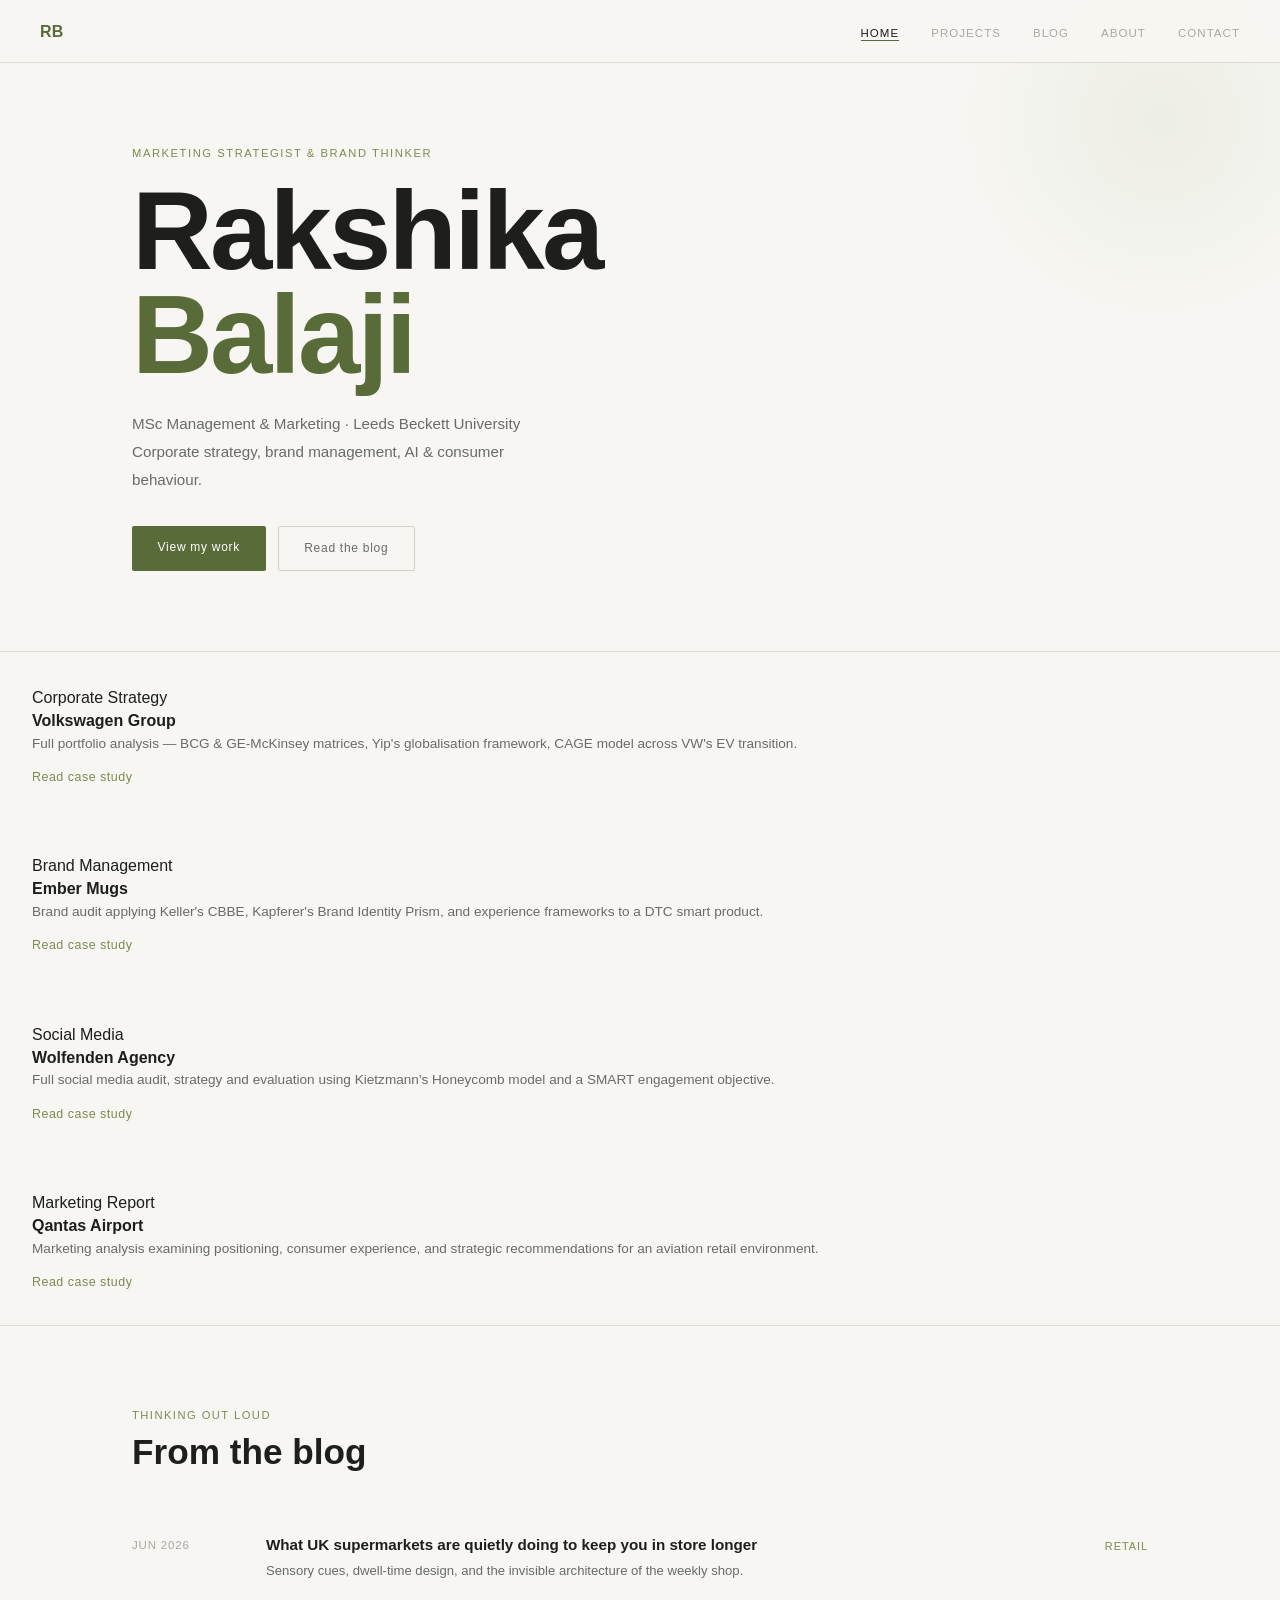
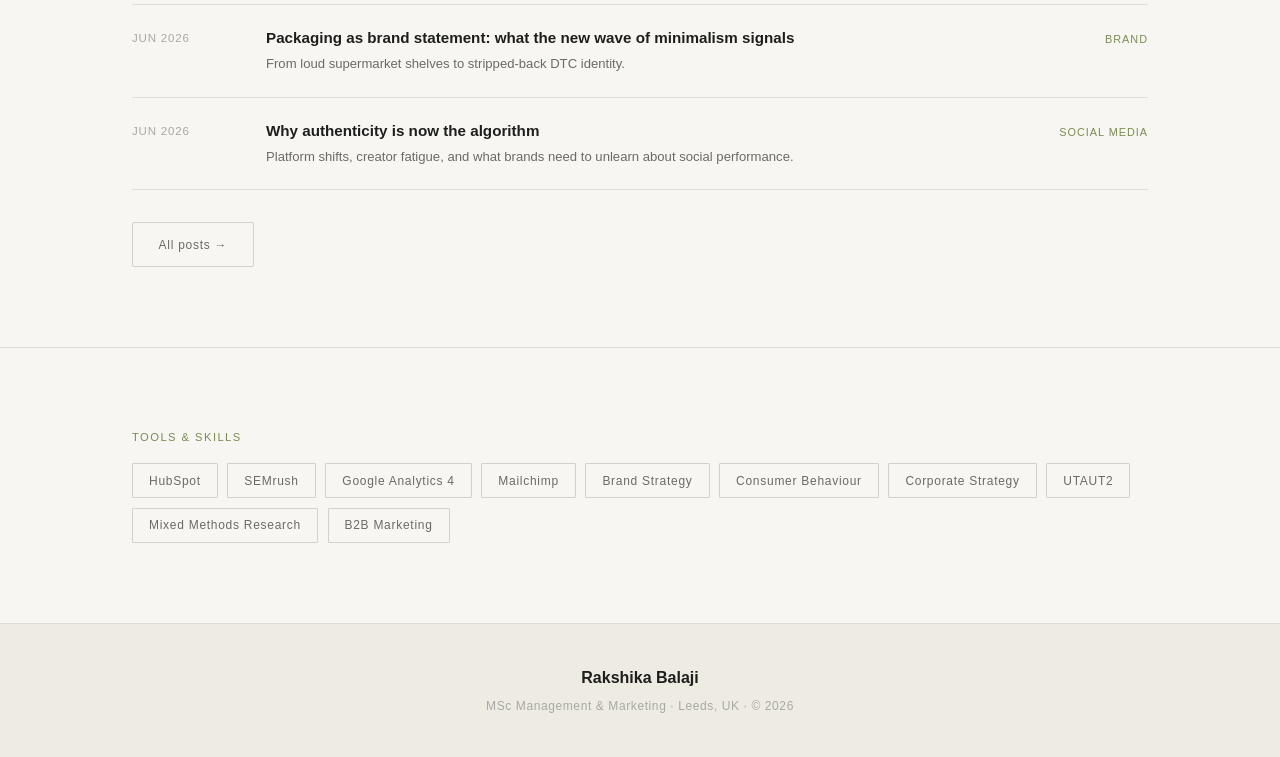
<file: index.html>
<!DOCTYPE html>
<html lang="en">
<head>
  <meta charset="UTF-8" />
  <meta name="viewport" content="width=device-width, initial-scale=1.0" />
  <title>Rakshika Balaji — Marketing Strategist</title>
  <meta name="description" content="Portfolio of Rakshika Balaji — MSc Marketing & Management, brand strategy, corporate strategy, and marketing thought leadership." />
  <link rel="stylesheet" href="assets/css/style.css" />
</head>
<body>

  <nav class="nav">
    <a href="index.html" class="nav-logo">RB</a>
    <ul class="nav-links">
      <li><a href="index.html">Home</a></li>
      <li><a href="projects.html">Projects</a></li>
      <li><a href="blog.html">Blog</a></li>
      <li><a href="about.html">About</a></li>
      <li><a href="contact.html">Contact</a></li>
    </ul>
    <button class="nav-toggle" aria-label="Open menu">&#9776;</button>
  </nav>

  <!-- HERO -->
  <header class="hero">
    <div class="hero-glow"></div>
    <div class="container">
      <p class="hero-eyebrow">Marketing Strategist &amp; Brand Thinker</p>
      <h1 class="hero-title">Rakshika<span>Balaji</span></h1>
      <p class="hero-sub">MSc Management &amp; Marketing · Leeds Beckett University<br>Corporate strategy, brand management, AI &amp; consumer behaviour.</p>
      <div class="hero-cta">
        <a href="projects.html" class="btn btn-primary">View my work</a>
        <a href="blog.html"     class="btn btn-ghost">Read the blog</a>
      </div>
    </div>
  </header>

 <!-- === MASTERS PROJECTS GRID SECTION === -->
<div class="projects-grid">
    
    <!-- Volkswagen Group Card -->
    <div class="project-card">
        <div>
            <div class="tag-badge">Corporate Strategy</div>
            <h3>Volkswagen Group</h3>
            <p>Full portfolio analysis — BCG & GE-McKinsey matrices, Yip's globalisation framework, CAGE model across VW's EV transition.</p>
        </div>
        <a href="Volkswagen.html" class="project-link">Read case study</a>
    </div>

    <!-- Ember Mugs Card (WIRED DIRECTLY TO THE FINAL NOTION PORTFOLIO PAGE) -->
    <div class="project-card">
        <div>
            <div class="tag-badge">Brand Management</div>
            <h3>Ember Mugs</h3>
            <p>Brand audit applying Keller's CBBE, Kapferer's Brand Identity Prism, and experience frameworks to a DTC smart product.</p>
        </div>
        <a href="ember.html" class="project-link">Read case study</a>
    </div>

    <!-- Wolfenden Card -->
    <div class="project-card">
        <div>
            <div class="tag-badge">Social Media</div>
            <h3>Wolfenden Agency</h3>
            <p>Full social media audit, strategy and evaluation using Kietzmann's Honeycomb model and a SMART engagement objective.</p>
        </div>
        <a href="wolfenden.html" class="project-link">Read case study</a>
    </div>

    <!-- Qantas Airport Card -->
    <div class="project-card">
        <div>
            <div class="tag-badge">Marketing Report</div>
            <h3>Qantas Airport</h3>
            <p>Marketing analysis examining positioning, consumer experience, and strategic recommendations for an aviation retail environment.</p>
        </div>
        <a href="qantas.html" class="project-link">Read case study</a>
    </div>
</div>
  <!-- BLOG PREVIEW -->
  <section class="section">
    <div class="container">
      <p class="section-label reveal">Thinking out loud</p>
      <h2 class="section-title reveal delay-1">From the blog</h2>
      <div class="blog-list">
        <a href="blog/retail-trends.html" class="blog-item reveal">
          <div class="blog-date">Jun 2026</div>
          <div>
            <div class="blog-title">What UK supermarkets are quietly doing to keep you in store longer</div>
            <div class="blog-excerpt">Sensory cues, dwell-time design, and the invisible architecture of the weekly shop.</div>
          </div>
          <div class="blog-cat">Retail</div>
        </a>
        <a href="blog/packaging-trends.html" class="blog-item reveal delay-1">
          <div class="blog-date">Jun 2026</div>
          <div>
            <div class="blog-title">Packaging as brand statement: what the new wave of minimalism signals</div>
            <div class="blog-excerpt">From loud supermarket shelves to stripped-back DTC identity.</div>
          </div>
          <div class="blog-cat">Brand</div>
        </a>
        <a href="blog/social-media-trends.html" class="blog-item reveal delay-2">
          <div class="blog-date">Jun 2026</div>
          <div>
            <div class="blog-title">Why authenticity is now the algorithm</div>
            <div class="blog-excerpt">Platform shifts, creator fatigue, and what brands need to unlearn about social performance.</div>
          </div>
          <div class="blog-cat">Social Media</div>
        </a>
      </div>
      <div style="margin-top:2rem;">
        <a href="blog.html" class="btn btn-ghost reveal">All posts →</a>
      </div>
    </div>
  </section>

  <!-- SKILLS -->
  <section class="section">
    <div class="container">
      <p class="section-label reveal">Tools &amp; skills</p>
      <div class="skills-list">
        <span class="reveal">HubSpot</span>
        <span class="reveal delay-1">SEMrush</span>
        <span class="reveal delay-1">Google Analytics 4</span>
        <span class="reveal delay-2">Mailchimp</span>
        <span class="reveal delay-2">Brand Strategy</span>
        <span class="reveal delay-3">Consumer Behaviour</span>
        <span class="reveal delay-3">Corporate Strategy</span>
        <span class="reveal delay-4">UTAUT2</span>
        <span class="reveal delay-4">Mixed Methods Research</span>
        <span class="reveal delay-4">B2B Marketing</span>
      </div>
    </div>
  </section>

  <footer class="footer">
    <div class="container">
      <p class="footer-name">Rakshika Balaji</p>
      <p class="footer-sub">MSc Management &amp; Marketing · Leeds, UK · &copy; 2026</p>
    </div>
  </footer>

  <script src="assets/js/main.js"></script>
</body>
</html>
</file>
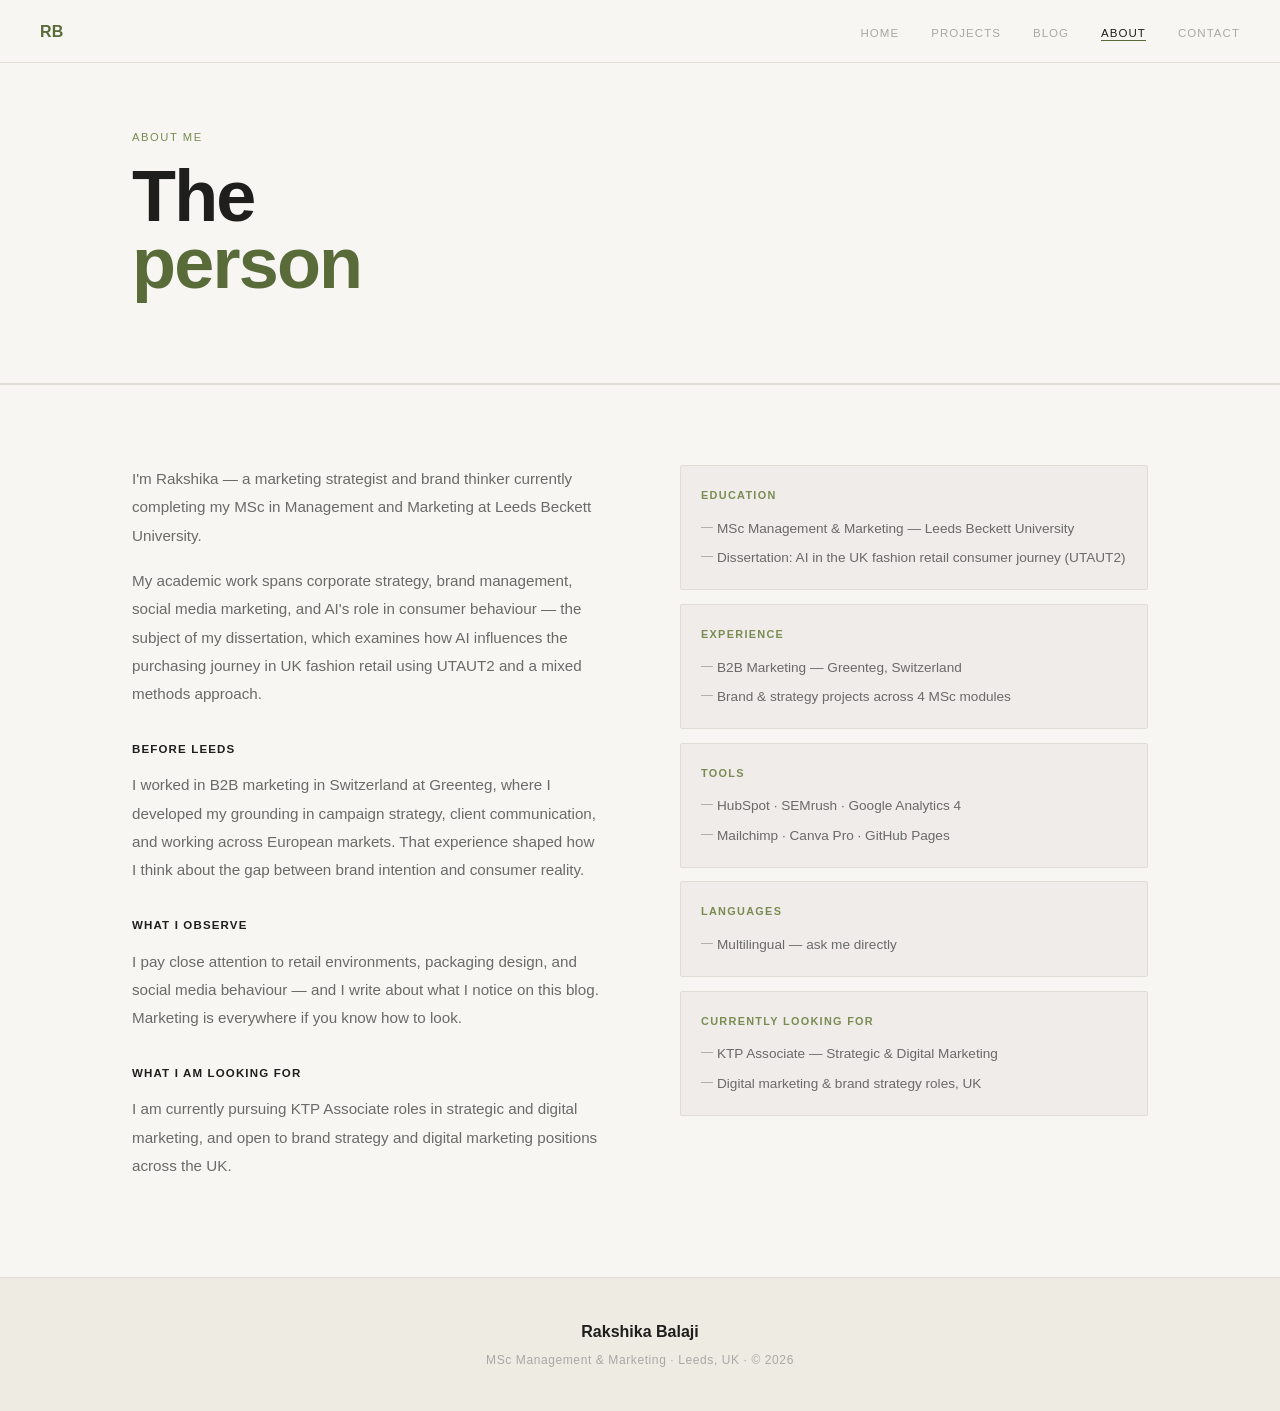
<file: about.html>
<!DOCTYPE html>
<html lang="en">
<head>
  <meta charset="UTF-8" />
  <meta name="viewport" content="width=device-width, initial-scale=1.0" />
  <title>About — Rakshika Balaji</title>
  <meta name="description" content="About Rakshika Balaji — MSc Marketing & Management student, B2B marketing experience in Switzerland, brand strategist and marketing thinker." />
  <link rel="stylesheet" href="assets/css/style.css" />
</head>
<body>

  <nav class="nav">
    <a href="index.html" class="nav-logo">RB</a>
    <ul class="nav-links">
      <li><a href="index.html">Home</a></li>
      <li><a href="projects.html">Projects</a></li>
      <li><a href="blog.html">Blog</a></li>
      <li><a href="about.html">About</a></li>
      <li><a href="contact.html">Contact</a></li>
    </ul>
    <button class="nav-toggle" aria-label="Open menu">&#9776;</button>
  </nav>

  <header class="page-hero">
    <div class="container">
      <p class="hero-eyebrow">About me</p>
      <h1 class="hero-title">The<span>person</span></h1>
    </div>
  </header>

  <section class="section">
    <div class="container">
      <div class="about-grid">

        <div class="about-body reveal-left">
          <p>I'm Rakshika — a marketing strategist and brand thinker currently completing my MSc in Management and Marketing at Leeds Beckett University.</p>
          <p>My academic work spans corporate strategy, brand management, social media marketing, and AI's role in consumer behaviour — the subject of my dissertation, which examines how AI influences the purchasing journey in UK fashion retail using UTAUT2 and a mixed methods approach.</p>

          <h3>Before Leeds</h3>
          <p>I worked in B2B marketing in Switzerland at Greenteg, where I developed my grounding in campaign strategy, client communication, and working across European markets. That experience shaped how I think about the gap between brand intention and consumer reality.</p>

          <h3>What I observe</h3>
          <p>I pay close attention to retail environments, packaging design, and social media behaviour — and I write about what I notice on this blog. Marketing is everywhere if you know how to look.</p>

          <h3>What I am looking for</h3>
          <p>I am currently pursuing KTP Associate roles in strategic and digital marketing, and open to brand strategy and digital marketing positions across the UK.</p>
        </div>

        <div class="reveal-right">
          <div class="sidebar-block">
            <h4>Education</h4>
            <ul>
              <li>MSc Management &amp; Marketing — Leeds Beckett University</li>
              <li>Dissertation: AI in the UK fashion retail consumer journey (UTAUT2)</li>
            </ul>
          </div>
          <div class="sidebar-block">
            <h4>Experience</h4>
            <ul>
              <li>B2B Marketing — Greenteg, Switzerland</li>
              <li>Brand &amp; strategy projects across 4 MSc modules</li>
            </ul>
          </div>
          <div class="sidebar-block">
            <h4>Tools</h4>
            <ul>
              <li>HubSpot · SEMrush · Google Analytics 4</li>
              <li>Mailchimp · Canva Pro · GitHub Pages</li>
            </ul>
          </div>
          <div class="sidebar-block">
            <h4>Languages</h4>
            <ul>
              <li>Multilingual — ask me directly</li>
            </ul>
          </div>
          <div class="sidebar-block">
            <h4>Currently looking for</h4>
            <ul>
              <li>KTP Associate — Strategic &amp; Digital Marketing</li>
              <li>Digital marketing &amp; brand strategy roles, UK</li>
            </ul>
          </div>
        </div>

      </div>
    </div>
  </section>

  <footer class="footer">
    <div class="container">
      <p class="footer-name">Rakshika Balaji</p>
      <p class="footer-sub">MSc Management &amp; Marketing · Leeds, UK · &copy; 2026</p>
    </div>
  </footer>

  <script src="assets/js/main.js"></script>
</body>
</html>
</file>
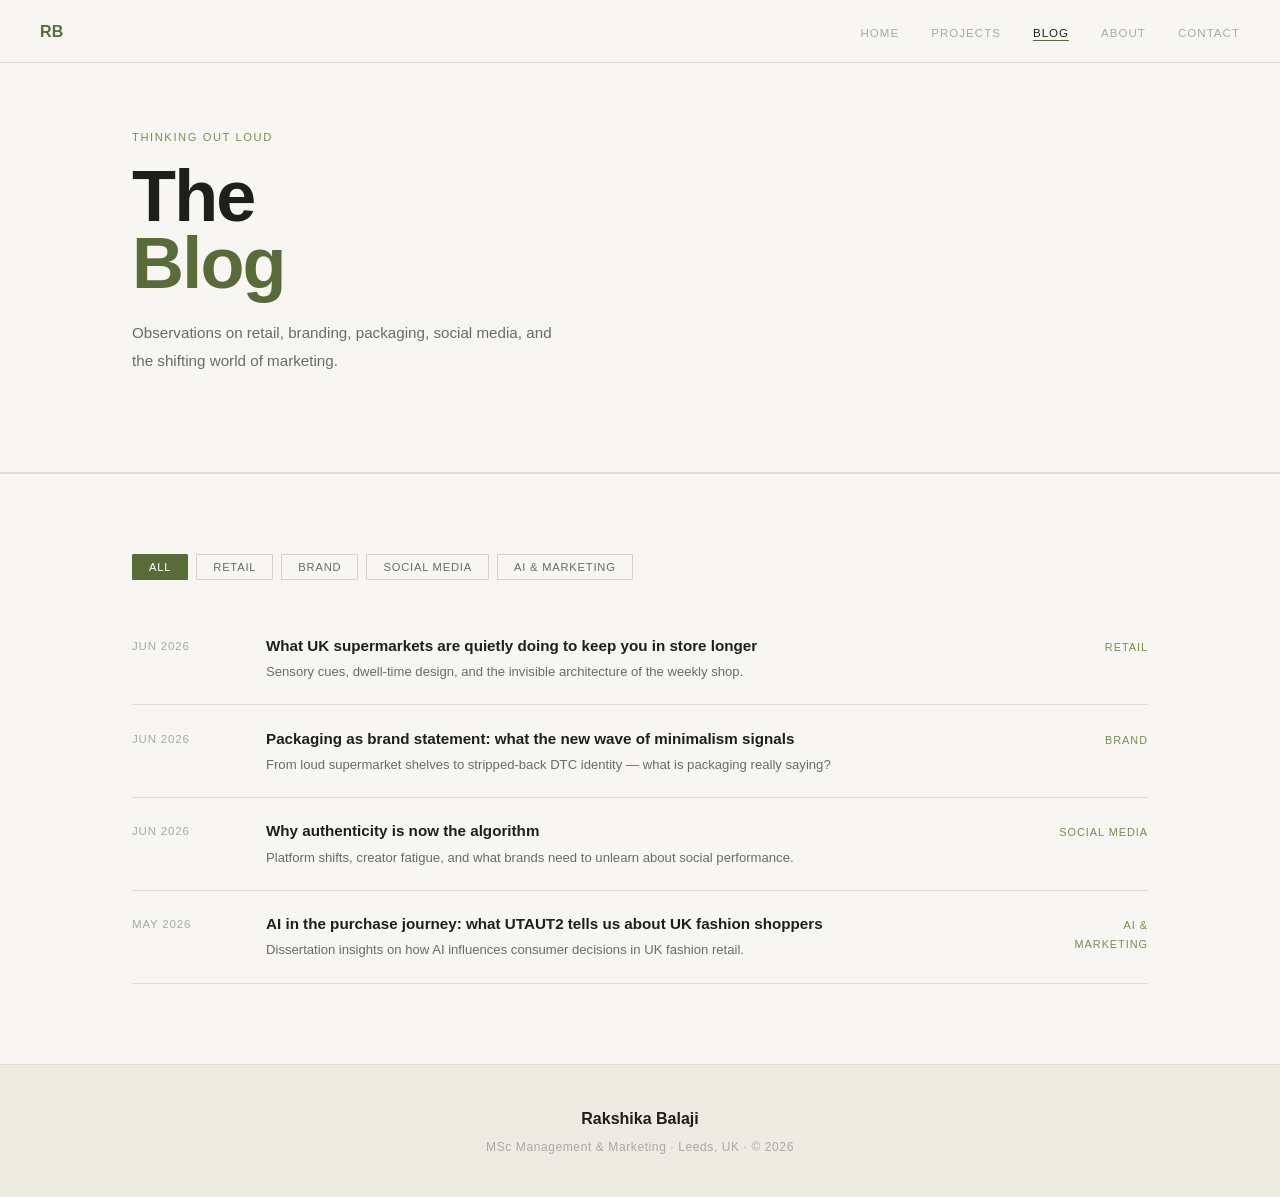
<file: blog.html>
<!DOCTYPE html>
<html lang="en">
<head>
  <meta charset="UTF-8" />
  <meta name="viewport" content="width=device-width, initial-scale=1.0" />
  <title>Blog — Rakshika Balaji</title>
  <meta name="description" content="Marketing observations on retail, branding, packaging, social media, and AI — by Rakshika Balaji." />
  <link rel="stylesheet" href="assets/css/style.css" />
</head>
<body>

  <nav class="nav">
    <a href="index.html" class="nav-logo">RB</a>
    <ul class="nav-links">
      <li><a href="index.html">Home</a></li>
      <li><a href="projects.html">Projects</a></li>
      <li><a href="blog.html">Blog</a></li>
      <li><a href="about.html">About</a></li>
      <li><a href="contact.html">Contact</a></li>
    </ul>
    <button class="nav-toggle" aria-label="Open menu">&#9776;</button>
  </nav>

  <header class="page-hero">
    <div class="container">
      <p class="hero-eyebrow">Thinking out loud</p>
      <h1 class="hero-title">The<span>Blog</span></h1>
      <p class="hero-sub">Observations on retail, branding, packaging, social media, and the shifting world of marketing.</p>
    </div>
  </header>

  <section class="section">
    <div class="container">

      <!-- FILTER BUTTONS -->
      <!-- To add a new category: copy a filter-btn and change data-filter and the label -->
      <div class="blog-filters reveal">
        <button class="filter-btn active" data-filter="all">All</button>
        <button class="filter-btn" data-filter="retail">Retail</button>
        <button class="filter-btn" data-filter="brand">Brand</button>
        <button class="filter-btn" data-filter="social">Social Media</button>
        <button class="filter-btn" data-filter="ai">AI &amp; Marketing</button>
      </div>

      <!-- BLOG LIST -->
      <!-- To add a new post: copy one .blog-item block, update the href, date, title, excerpt, and data-cat -->
      <div class="blog-list">

        <a href="blog/retail-trends.html" class="blog-item reveal" data-cat="retail">
          <div class="blog-date">Jun 2026</div>
          <div>
            <div class="blog-title">What UK supermarkets are quietly doing to keep you in store longer</div>
            <div class="blog-excerpt">Sensory cues, dwell-time design, and the invisible architecture of the weekly shop.</div>
          </div>
          <div class="blog-cat">Retail</div>
        </a>

        <a href="blog/packaging-trends.html" class="blog-item reveal delay-1" data-cat="brand">
          <div class="blog-date">Jun 2026</div>
          <div>
            <div class="blog-title">Packaging as brand statement: what the new wave of minimalism signals</div>
            <div class="blog-excerpt">From loud supermarket shelves to stripped-back DTC identity — what is packaging really saying?</div>
          </div>
          <div class="blog-cat">Brand</div>
        </a>

        <a href="blog/social-media-trends.html" class="blog-item reveal delay-2" data-cat="social">
          <div class="blog-date">Jun 2026</div>
          <div>
            <div class="blog-title">Why authenticity is now the algorithm</div>
            <div class="blog-excerpt">Platform shifts, creator fatigue, and what brands need to unlearn about social performance.</div>
          </div>
          <div class="blog-cat">Social Media</div>
        </a>

        <a href="blog/ai-purchase-journey.html" class="blog-item reveal delay-3" data-cat="ai">
          <div class="blog-date">May 2026</div>
          <div>
            <div class="blog-title">AI in the purchase journey: what UTAUT2 tells us about UK fashion shoppers</div>
            <div class="blog-excerpt">Dissertation insights on how AI influences consumer decisions in UK fashion retail.</div>
          </div>
          <div class="blog-cat">AI &amp; Marketing</div>
        </a>

      </div>
    </div>
  </section>

  <footer class="footer">
    <div class="container">
      <p class="footer-name">Rakshika Balaji</p>
      <p class="footer-sub">MSc Management &amp; Marketing · Leeds, UK · &copy; 2026</p>
    </div>
  </footer>

  <script src="assets/js/main.js"></script>
</body>
</html>
</file>
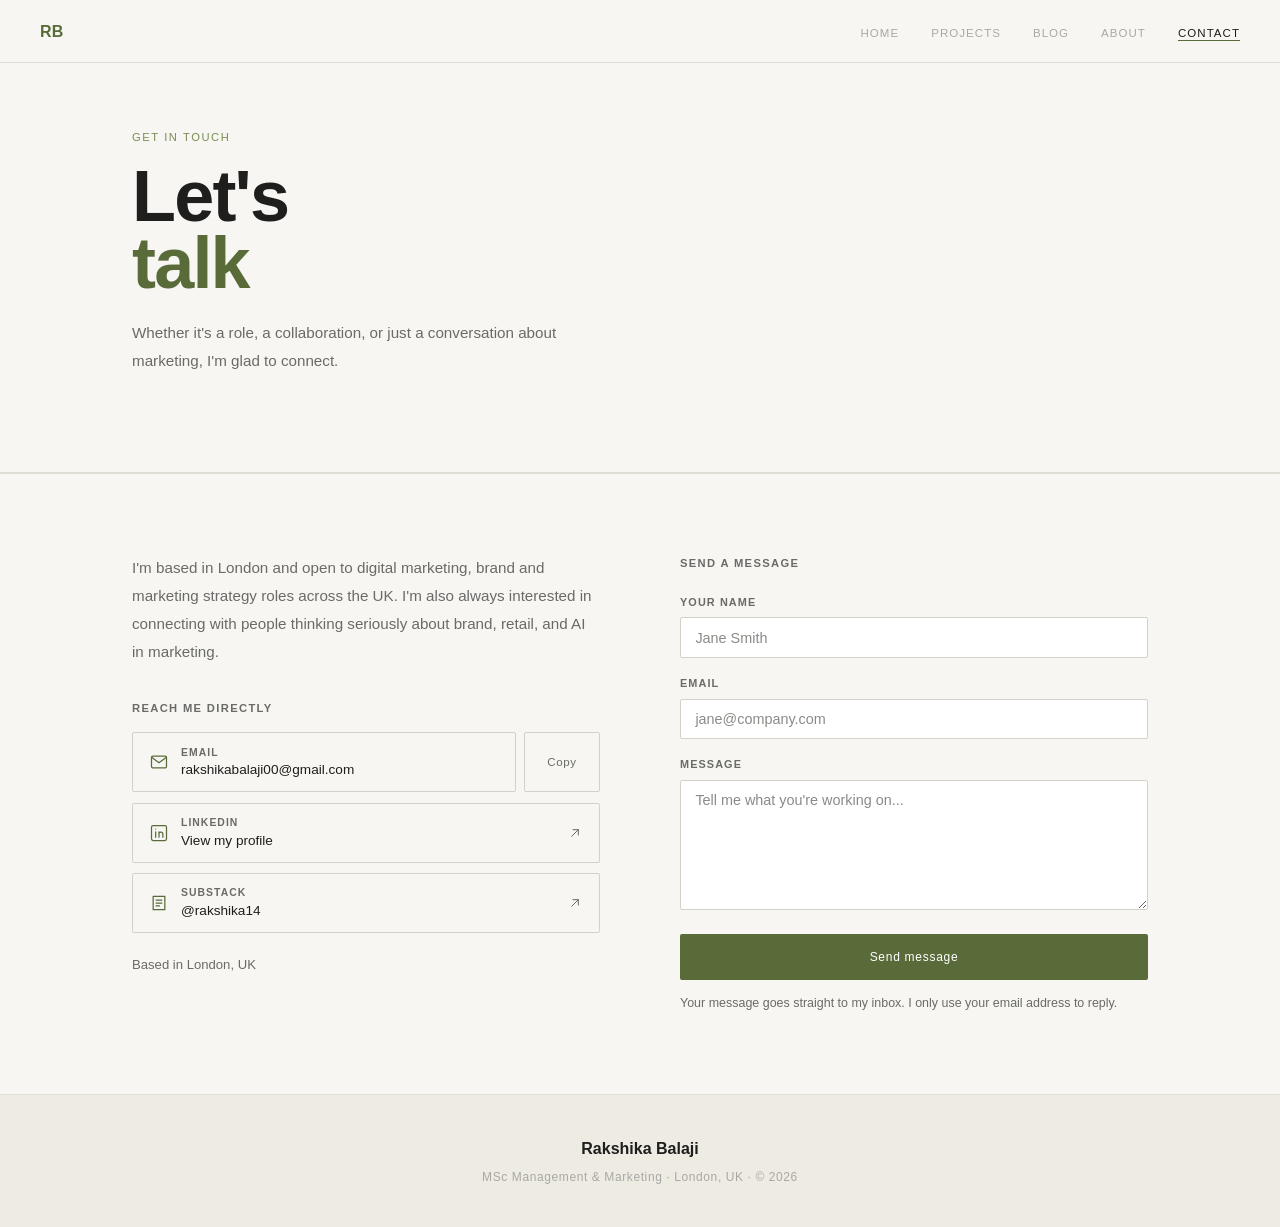
<file: contact.html>
<!DOCTYPE html>
<html lang="en">
<head>
  <meta charset="UTF-8">
  <meta name="viewport" content="width=device-width, initial-scale=1.0">
  <title>Contact — Rakshika Balaji</title>
  <meta name="description" content="Get in touch with Rakshika Balaji. Open to digital marketing, brand and marketing strategy roles in London and across the UK.">
  <link rel="stylesheet" href="assets/css/style.css">

  <!-- Styles used only on this page. Everything else comes from assets/css/style.css -->
  <style>
    .contact-grid .contact-label {
      font-size: 0.7rem;
      font-weight: 600;
      letter-spacing: 0.12em;
      text-transform: uppercase;
      color: var(--text-body);
      margin: 0 0 0.85rem;
    }
    .contact-grid .contact-intro .contact-label { margin-top: 2rem; }
    .contact-grid .reveal-right > .contact-label { margin-bottom: 1.25rem; }

    .contact-row { display: flex; gap: 0.5rem; margin-bottom: 0.65rem; }
    .contact-row .contact-link { flex: 1; min-width: 0; margin-bottom: 0; }

    .contact-link { min-height: 60px; color: var(--text-dark); }
    .contact-link svg { flex: none; color: var(--accent); }
    .contact-link .contact-text { display: flex; flex-direction: column; min-width: 0; line-height: 1.4; }
    .contact-link .contact-kind {
      font-size: 0.65rem;
      font-weight: 600;
      letter-spacing: 0.1em;
      text-transform: uppercase;
      color: var(--text-body);
    }
    .contact-link .contact-value { overflow-wrap: anywhere; }
    .contact-link .contact-arrow { margin-left: auto; color: var(--text-body); }

    .copy-btn {
      flex: none;
      min-width: 76px;
      padding: 0 1rem;
      background: transparent;
      border: 1px solid var(--border-mid);
      border-radius: 2px;
      font-family: var(--font);
      font-size: 0.72rem;
      font-weight: 500;
      letter-spacing: 0.06em;
      color: var(--text-body);
      cursor: pointer;
      transition: all 0.25s;
    }
    .copy-btn:hover,
    .copy-btn.copied { border-color: var(--accent); color: var(--accent); background: var(--bg-tag); }

    .contact-link:focus-visible,
    .copy-btn:focus-visible,
    .btn:focus-visible { outline: 2px solid var(--accent); outline-offset: 2px; }

    .contact-grid .contact-meta { font-size: 0.82rem; color: var(--text-body); margin: 1.25rem 0 0; }

    .form-group label { color: var(--text-body); }
    .form-group input::placeholder,
    .form-group textarea::placeholder { color: #8a8a86; }

    .form-note { font-size: 0.78rem; color: var(--text-body); margin-top: 0.85rem; line-height: 1.6; }
    .form-status { font-size: 0.85rem; line-height: 1.6; margin-top: 0.85rem; color: #9a3a1f; }
    .form-status:empty { display: none; }
    .form-status a { text-decoration: underline; }

    .btn[disabled] { opacity: 0.6; cursor: default; transform: none; box-shadow: none; }

    .hp-field { position: absolute; left: -9999px; width: 1px; height: 1px; overflow: hidden; }

    .form-sent {
      background: var(--bg-tag);
      border: 1px solid var(--accent-dim);
      border-radius: 2px;
      padding: 2rem;
    }
    .form-sent svg { color: var(--accent); margin-bottom: 1rem; }
    .form-sent h2 { font-size: 1.4rem; font-weight: 700; line-height: 1.2; margin-bottom: 0.6rem; }
    .form-sent p { font-size: 0.95rem; color: #55554f; line-height: 1.8; margin-bottom: 1.5rem; }
    .form-sent:focus { outline: none; }
    [hidden] { display: none !important; }
  </style>
</head>
<body>

  <nav class="nav">
    <a href="index.html" class="nav-logo">RB</a>
    <ul class="nav-links">
      <li><a href="index.html">Home</a></li>
      <li><a href="projects.html">Projects</a></li>
      <li><a href="blog.html">Blog</a></li>
      <li><a href="about.html">About</a></li>
      <li><a href="contact.html" class="active">Contact</a></li>
    </ul>
    <button class="nav-toggle" aria-label="Open menu">☰</button>
  </nav>

  <header class="page-hero">
    <div class="container">
      <p class="hero-eyebrow">Get in touch</p>
      <h1 class="hero-title">Let's<span>talk</span></h1>
      <p class="hero-sub">Whether it's a role, a collaboration, or just a conversation about marketing, I'm glad to connect.</p>
    </div>
  </header>

  <section class="section">
    <div class="container">
      <div class="contact-grid">

        <div class="contact-intro reveal-left">
          <p>I'm based in London and open to digital marketing, brand and marketing strategy roles across the UK. I'm also always interested in connecting with people thinking seriously about brand, retail, and AI in marketing.</p>

          <p class="contact-label">Reach me directly</p>

          <div class="contact-row">
            <a href="mailto:rakshikabalaji00@gmail.com" class="contact-link">
              <svg width="20" height="20" viewBox="0 0 24 24" fill="none" stroke="currentColor" stroke-width="1.5" stroke-linecap="round" stroke-linejoin="round" aria-hidden="true"><rect x="3" y="5" width="18" height="14" rx="1.5"/><path d="M3.5 6.5 12 13l8.5-6.5"/></svg>
              <span class="contact-text">
                <span class="contact-kind">Email</span>
                <span class="contact-value">rakshikabalaji00@gmail.com</span>
              </span>
            </a>
            <button type="button" class="copy-btn" id="copy-email" data-copy="rakshikabalaji00@gmail.com" aria-label="Copy email address">Copy</button>
          </div>

          <a href="https://www.linkedin.com/in/rakshika-balaji/" target="_blank" rel="noopener" class="contact-link" id="linkedin-link">
            <svg width="20" height="20" viewBox="0 0 24 24" fill="none" stroke="currentColor" stroke-width="1.5" stroke-linecap="round" stroke-linejoin="round" aria-hidden="true"><rect x="3" y="3" width="18" height="18" rx="2"/><path d="M8 10.5V17M8 7.2v.1M12 17v-3.7a2.3 2.3 0 0 1 4.6 0V17M12 10.5V17"/></svg>
            <span class="contact-text">
              <span class="contact-kind">LinkedIn</span>
              <span class="contact-value">View my profile</span>
            </span>
            <svg class="contact-arrow" width="16" height="16" viewBox="0 0 24 24" fill="none" stroke="currentColor" stroke-width="1.5" stroke-linecap="round" stroke-linejoin="round" aria-hidden="true"><path d="M7 17 17 7M9 7h8v8"/></svg>
          </a>

          <a href="https://rakshika14.substack.com" target="_blank" rel="noopener" class="contact-link" id="substack-link">
            <svg width="20" height="20" viewBox="0 0 24 24" fill="none" stroke="currentColor" stroke-width="1.5" stroke-linecap="round" stroke-linejoin="round" aria-hidden="true"><path d="M5 4h14v16H5z"/><path d="M8.5 8.5h7M8.5 12h7M8.5 15.5h4"/></svg>
            <span class="contact-text">
              <span class="contact-kind">Substack</span>
              <span class="contact-value">@rakshika14</span>
            </span>
            <svg class="contact-arrow" width="16" height="16" viewBox="0 0 24 24" fill="none" stroke="currentColor" stroke-width="1.5" stroke-linecap="round" stroke-linejoin="round" aria-hidden="true"><path d="M7 17 17 7M9 7h8v8"/></svg>
          </a>

          <p class="contact-meta">Based in London, UK</p>
        </div>

        <div class="reveal-right">
          <p class="contact-label">Send a message</p>

          <!-- This form is delivered to rakshikabalaji00@gmail.com by FormSubmit (formsubmit.co).
               One-time setup: FormSubmit emails an "Activate Form" link to that address the first time the form is used.
               Until that link is clicked, no messages are delivered and visitors are told to email instead. -->
          <form id="contact-form" action="https://formsubmit.co/rakshikabalaji00@gmail.com" method="POST">
            <input type="hidden" name="_subject" value="New message from your portfolio site">
            <input type="hidden" name="_template" value="table">
            <div class="hp-field" aria-hidden="true">
              <label for="hp">Leave this field empty</label>
              <input type="text" id="hp" name="_honey" tabindex="-1" autocomplete="off">
            </div>

            <div class="form-group">
              <label for="name">Your name</label>
              <input type="text" id="name" name="name" placeholder="Jane Smith" autocomplete="name" required>
            </div>
            <div class="form-group">
              <label for="email">Email</label>
              <input type="email" id="email" name="email" placeholder="jane@company.com" autocomplete="email" required>
            </div>
            <div class="form-group">
              <label for="message">Message</label>
              <textarea id="message" name="message" placeholder="Tell me what you're working on..." required></textarea>
            </div>
            <button type="submit" class="btn btn-primary" id="send-btn" style="width:100%; margin-top:0.5rem; min-height:46px;">Send message</button>
            <p class="form-status" id="form-status" role="status" aria-live="polite"></p>
            <p class="form-note">Your message goes straight to my inbox. I only use your email address to reply.</p>
          </form>

          <div class="form-sent" id="form-sent" tabindex="-1" hidden>
            <svg width="28" height="28" viewBox="0 0 24 24" fill="none" stroke="currentColor" stroke-width="1.5" stroke-linecap="round" stroke-linejoin="round" aria-hidden="true"><circle cx="12" cy="12" r="9"/><path d="m8 12.5 2.8 2.8L16 9.5"/></svg>
            <h2 id="sent-title">Thank you, your message is sent</h2>
            <p id="sent-text">It's in my inbox now and I'll reply by email.</p>
            <button type="button" class="btn btn-ghost" id="send-another" style="min-height:44px;">Send another message</button>
          </div>
        </div>

      </div>
    </div>
  </section>

  <footer class="footer">
    <div class="container">
      <p class="footer-name">Rakshika Balaji</p>
      <p class="footer-sub">MSc Management &amp; Marketing · London, UK · © 2026</p>
    </div>
  </footer>

  <script src="assets/js/main.js"></script>

  <script>
    (function () {
      var EMAIL = 'rakshikabalaji00@gmail.com';
      var form = document.getElementById('contact-form');
      var sent = document.getElementById('form-sent');
      var statusEl = document.getElementById('form-status');
      var sendBtn = document.getElementById('send-btn');

      /* Copy email address */
      var copyBtn = document.getElementById('copy-email');
      copyBtn.addEventListener('click', function () {
        var text = copyBtn.getAttribute('data-copy');
        var done = function () {
          copyBtn.textContent = 'Copied';
          copyBtn.classList.add('copied');
          setTimeout(function () {
            copyBtn.textContent = 'Copy';
            copyBtn.classList.remove('copied');
          }, 2000);
        };
        if (navigator.clipboard && navigator.clipboard.writeText) {
          navigator.clipboard.writeText(text).then(done, function () { window.prompt('Copy this email address:', text); });
        } else {
          window.prompt('Copy this email address:', text);
        }
      });

      function showSent(name, email) {
        if (name) {
          document.getElementById('sent-title').textContent = 'Thank you, ' + name;
        }
        if (email) {
          document.getElementById('sent-text').textContent = "Your message is in my inbox now. I'll reply to " + email + '.';
        }
        form.hidden = true;
        sent.hidden = false;
        sent.focus();
      }

      function showError(notSwitchedOn) {
        var lead = notSwitchedOn
          ? 'This form isn\'t switched on yet, so your message was not sent. Please email me at '
          : 'That didn\'t send. Please try again, or email me at ';
        statusEl.innerHTML = lead + '<a href="mailto:' + EMAIL + '">' + EMAIL + '</a>.';
        sendBtn.disabled = false;
        sendBtn.textContent = 'Send message';
      }

      document.getElementById('send-another').addEventListener('click', function () {
        form.reset();
        sent.hidden = true;
        form.hidden = false;
        sendBtn.disabled = false;
        sendBtn.textContent = 'Send message';
        document.getElementById('name').focus();
      });

      form.addEventListener('submit', function (event) {
        event.preventDefault();
        statusEl.textContent = '';

        var name = form.elements['name'].value.trim();
        var email = form.elements['email'].value.trim();
        var message = form.elements['message'].value.trim();

        /* Spam bots fill the hidden field. Real visitors never see it. */
        if (form.elements['_honey'].value) {
          showSent(name, email);
          return;
        }

        if (navigator.onLine === false) {
          showError();
          return;
        }

        sendBtn.disabled = true;
        sendBtn.textContent = 'Sending...';

        fetch('https://formsubmit.co/ajax/' + EMAIL, {
          method: 'POST',
          headers: { 'Content-Type': 'application/json', 'Accept': 'application/json' },
          body: JSON.stringify({
            name: name,
            email: email,
            message: message,
            _subject: 'New message from your portfolio site',
            _template: 'table'
          })
        })
          .then(function (response) {
            return response.json().then(function (data) {
              /* Only say "sent" when the service confirms it accepted the message */
              if (response.ok && String(data.success) === 'true') {
                showSent(name, email);
              } else {
                showError(/activat/i.test(String(data.message || '')));
              }
            });
          })
          .catch(function () {
            showError(false);
          });
      });
    })();
  </script>

</body>
</html>
</file>
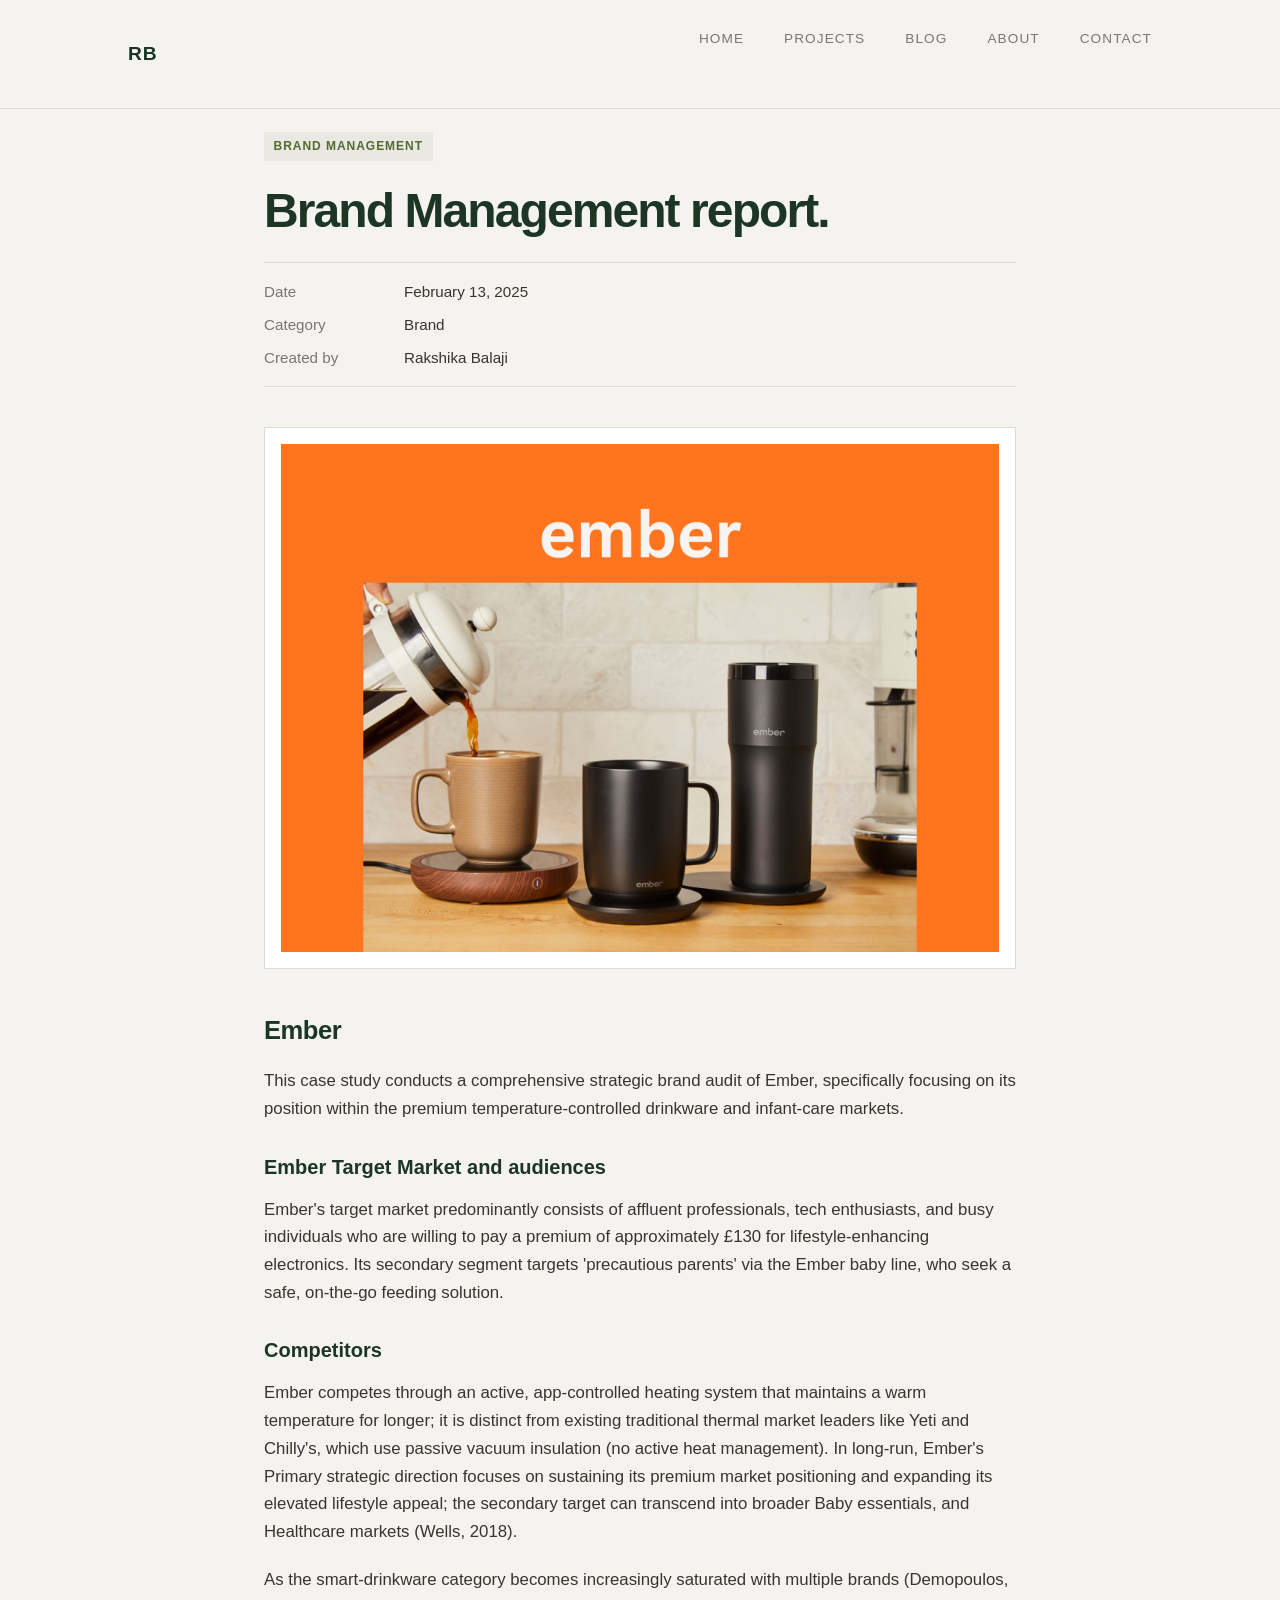
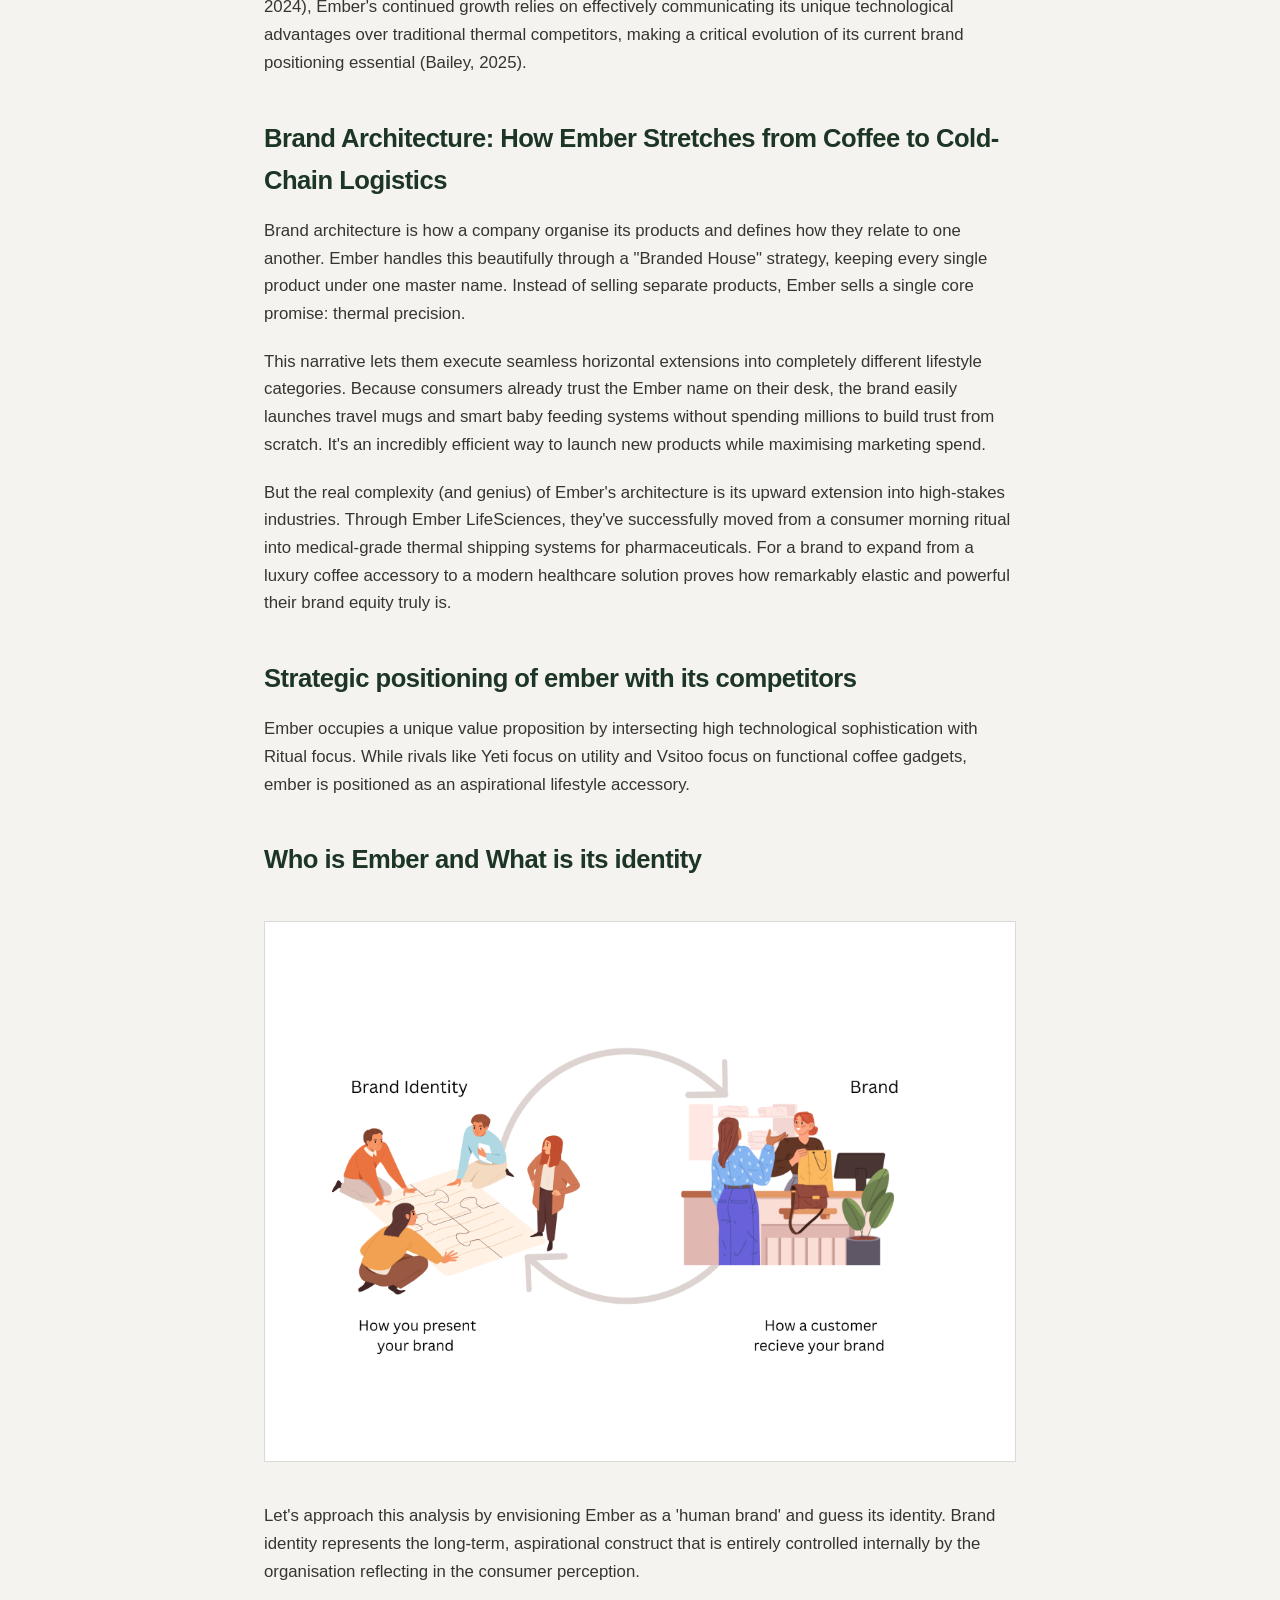
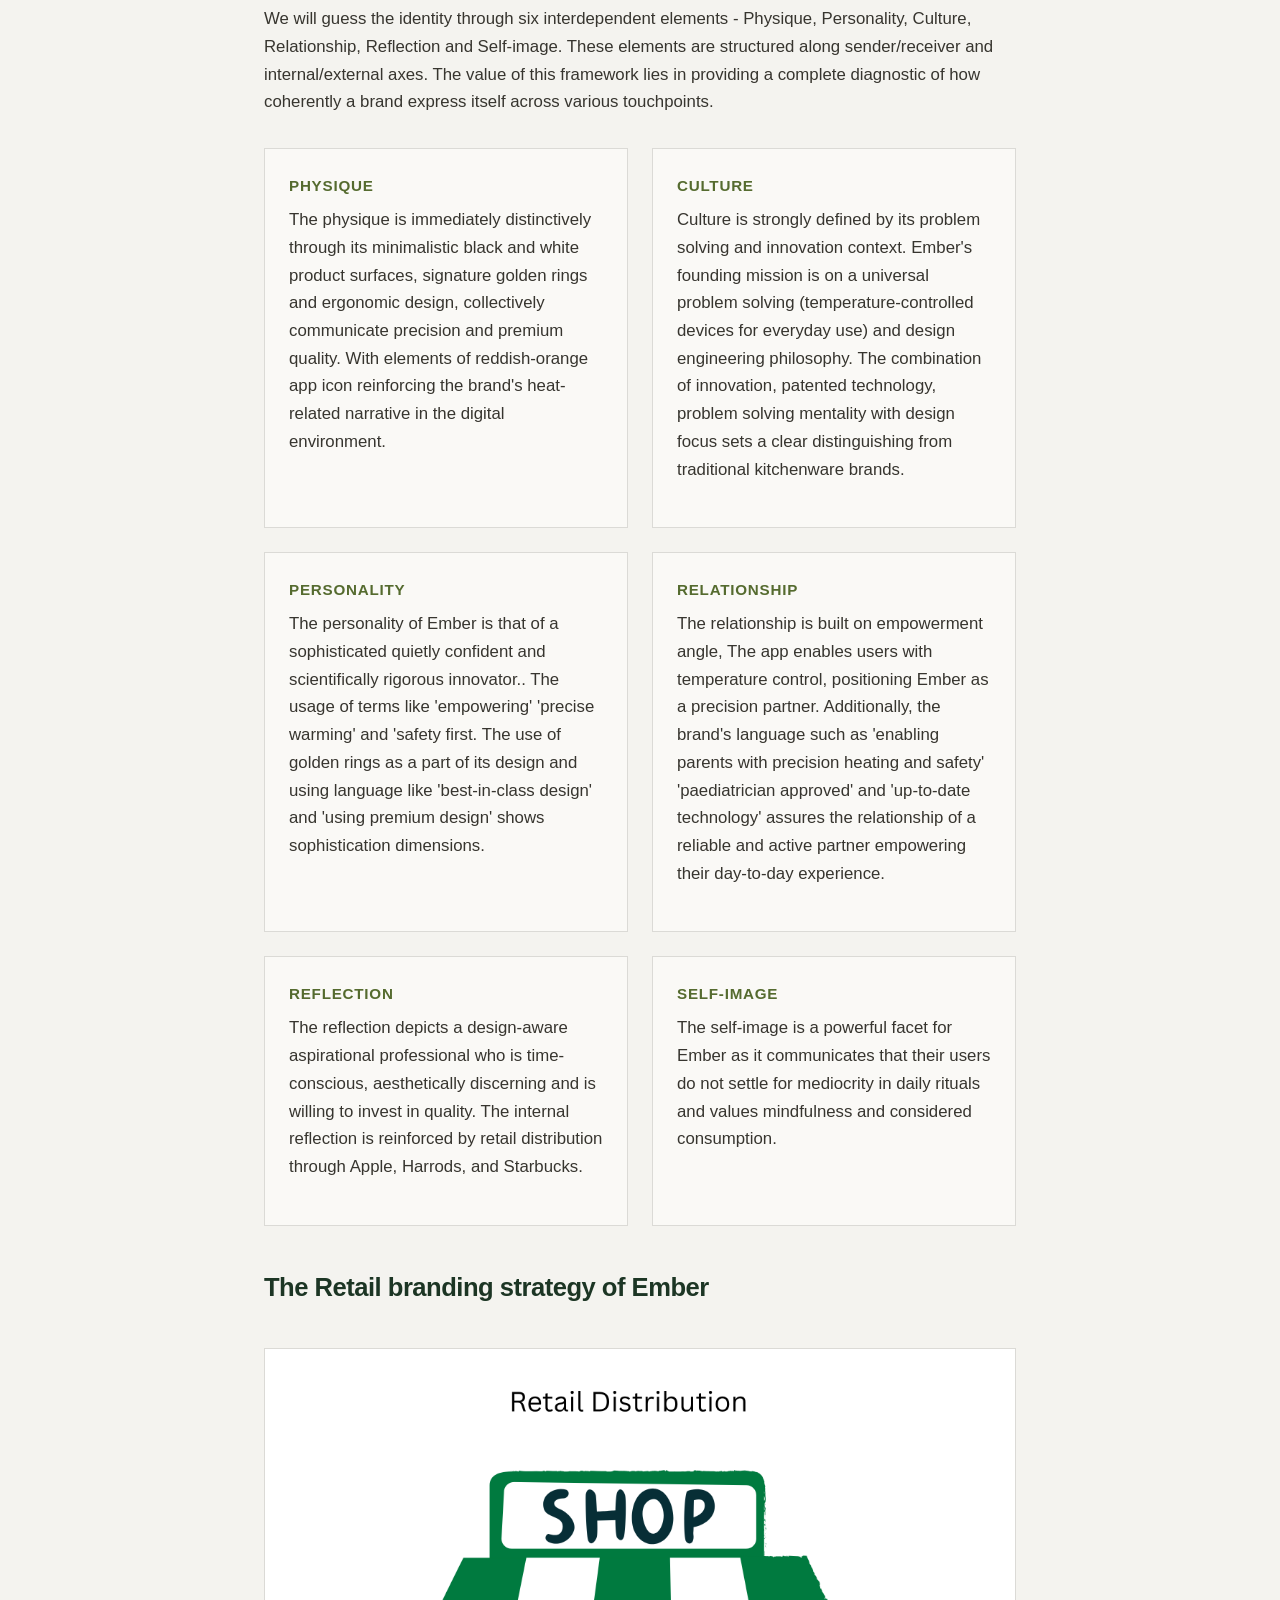
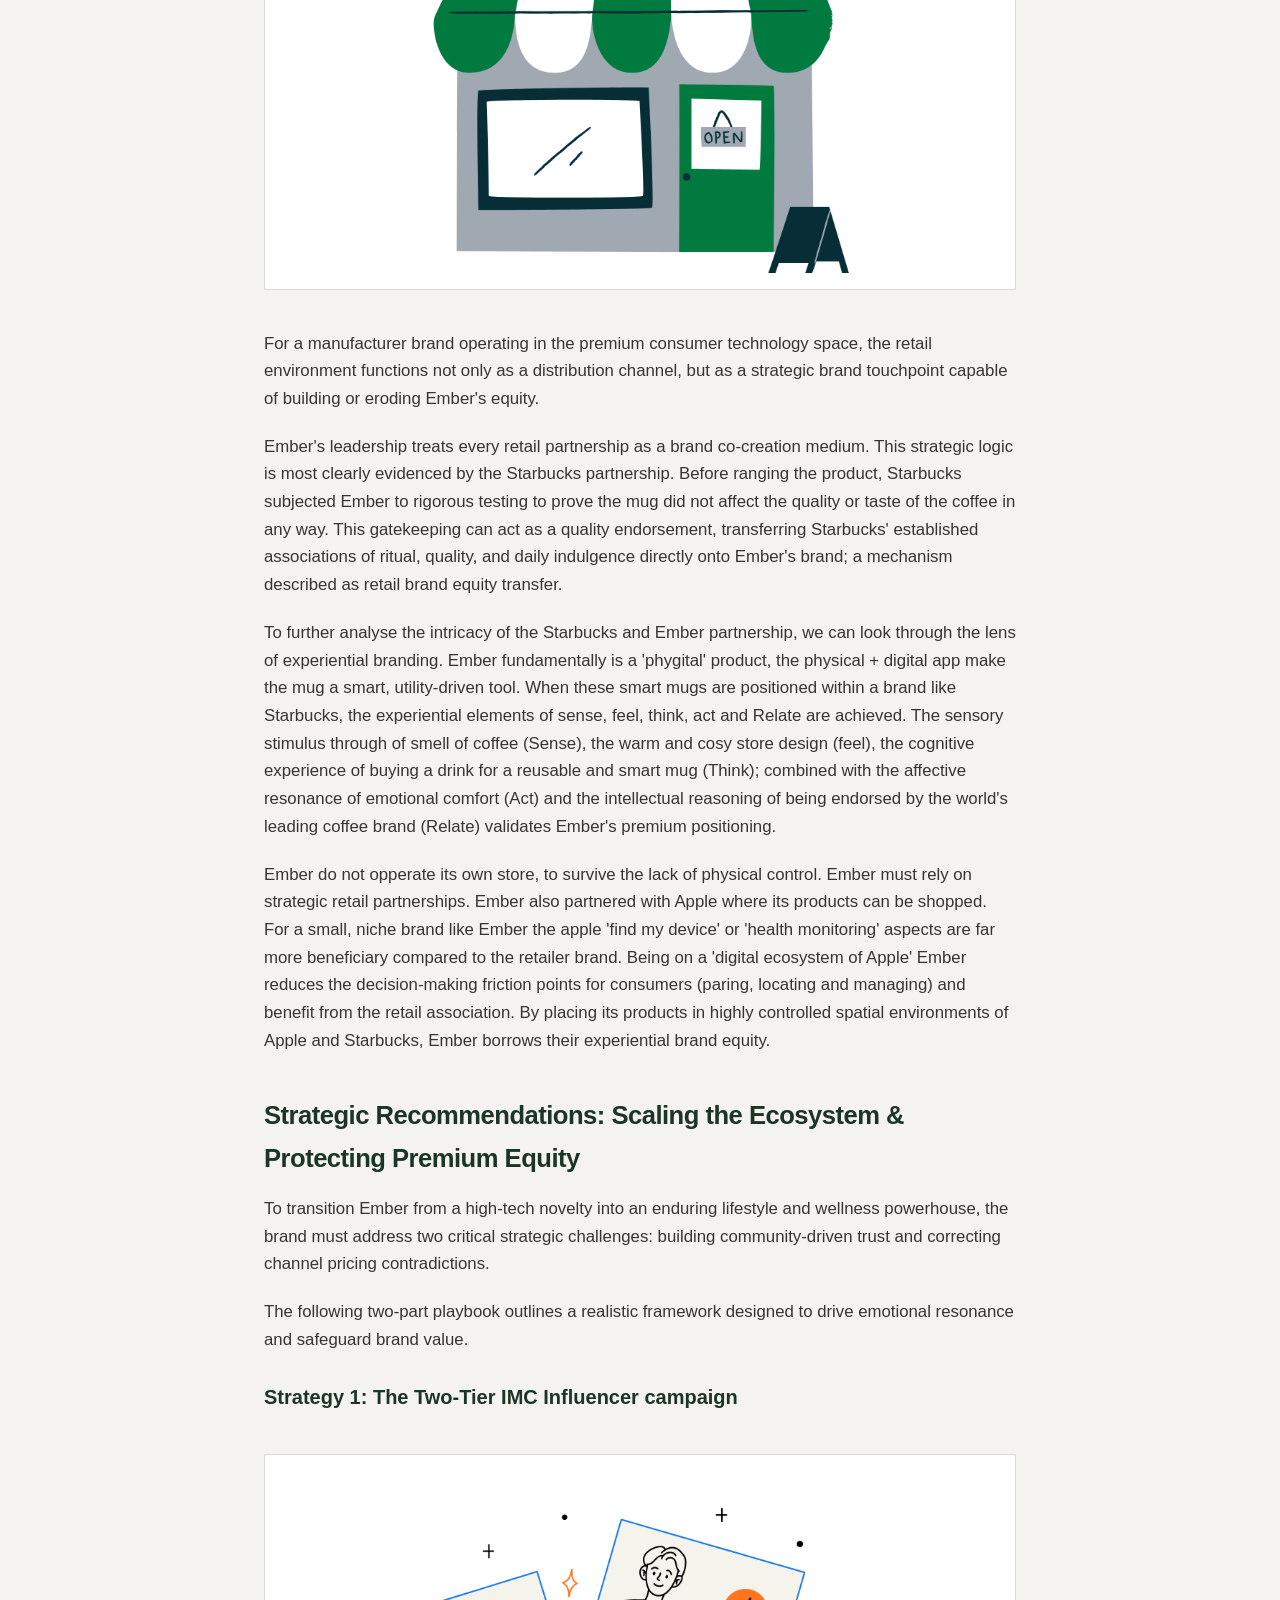
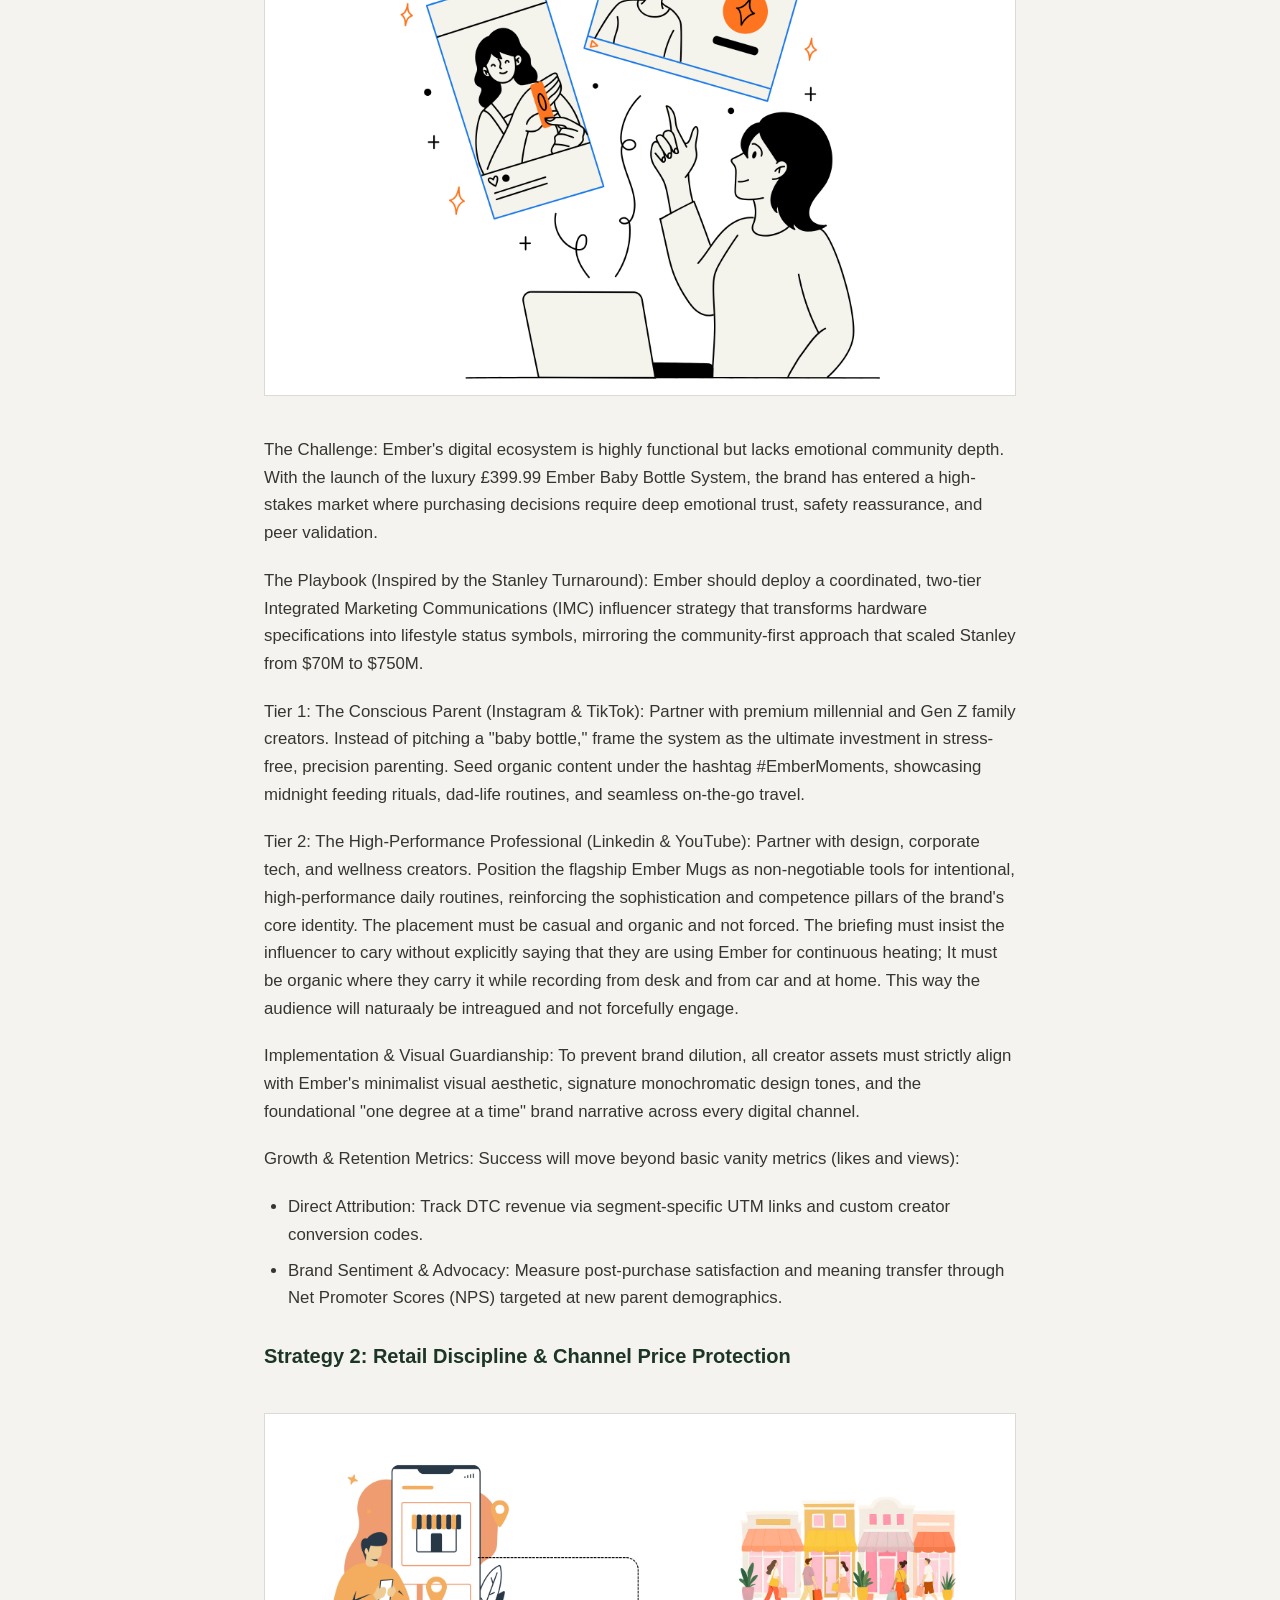
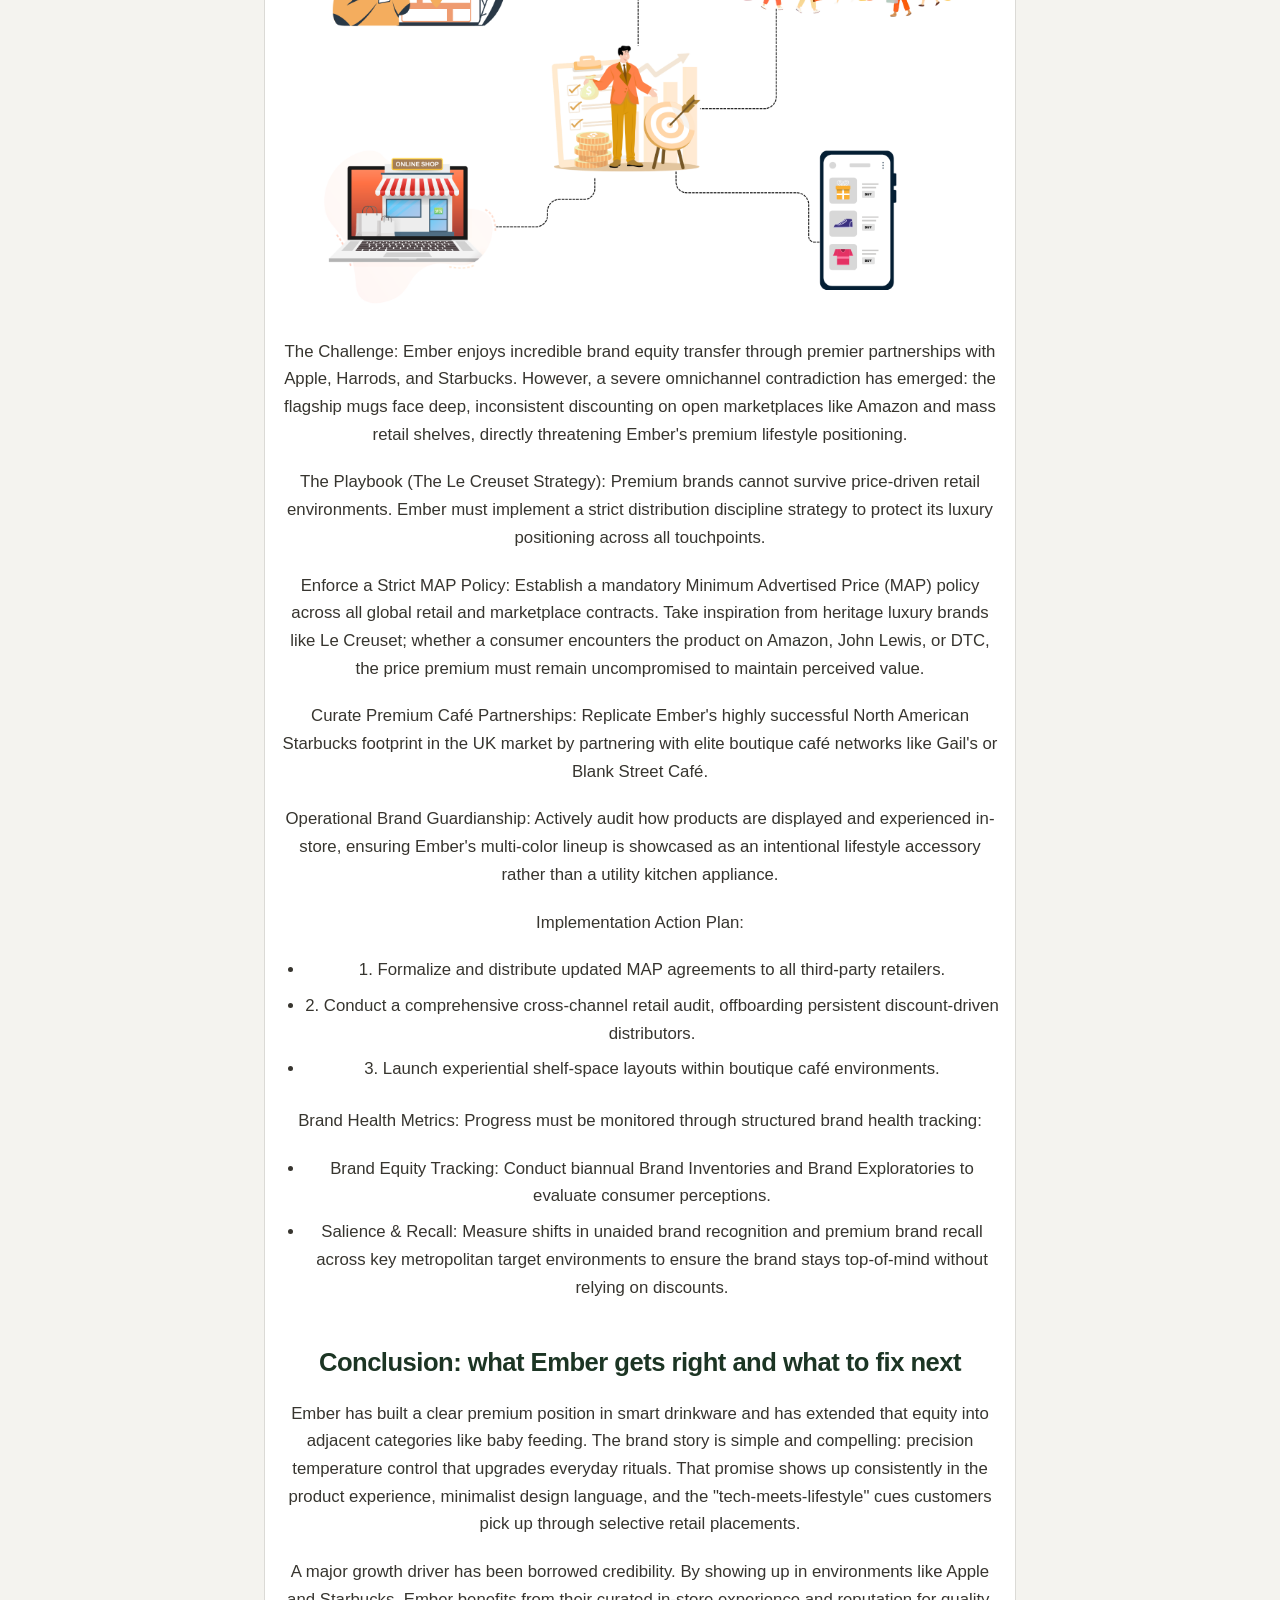
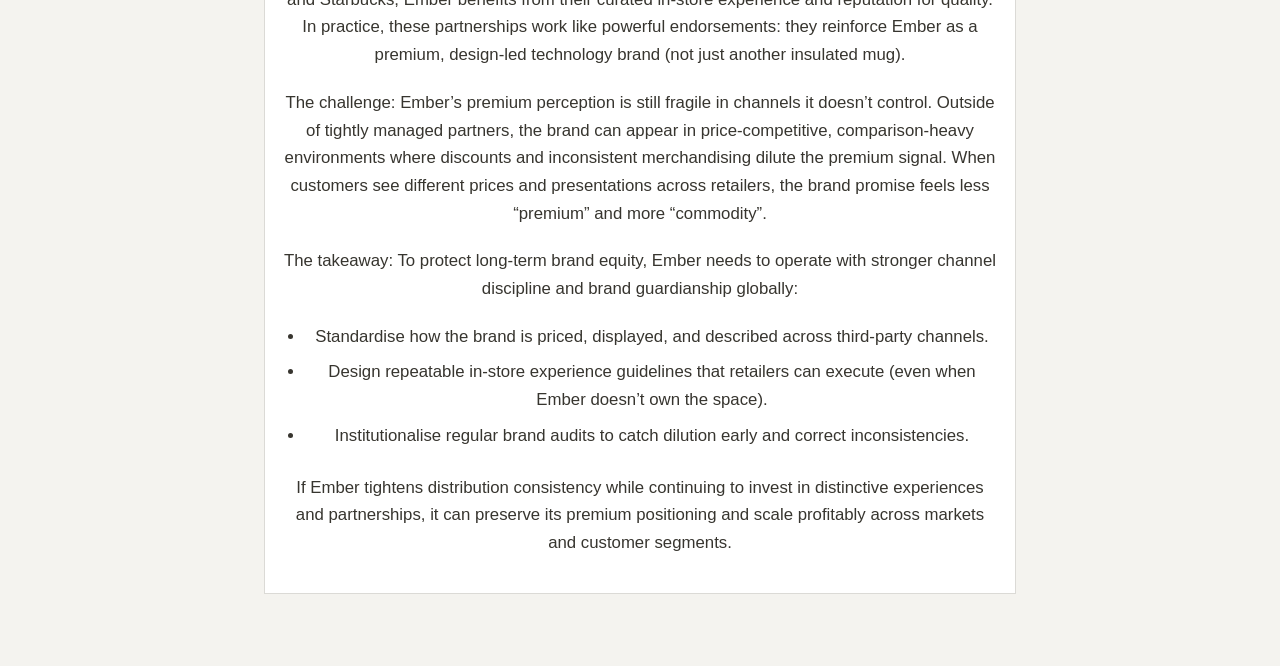
<file: ember.html>
<!DOCTYPE html>
<html lang="en">
<head>
    <meta charset="UTF-8">
    <meta name="viewport" content="width=device-width, initial-scale=1.0">
    <title>Ember Mugs - Brand Audit | Rakshika Balaji</title>
    <style>
        :root {
            --bg-canvas: #f4f3ef;
            --card-bg: #faf9f6;
            --primary-green: #1c3524;
            --olive-muted: #556b2f;
            --text-dark: #37352f;
            --text-light-muted: #787774;
            --mustard: #c59228;
            --border-line: #dbdad6;
            --badge-bg: #e9e8e2;
        }

        * {
            box-sizing: border-box;
            margin: 0;
            padding: 0;
            font-family: 'Helvetica Neue', Helvetica, Arial, sans-serif;
            -webkit-font-smoothing: antialiased;
        }

        body {
            background-color: var(--bg-canvas);
            color: var(--text-dark);
            line-height: 1.65;
            padding-top: 100px;
        }

        /* Navigation Menu Block */
        nav {
            position: fixed;
            top: 0;
            width: 100%;
            background-color: var(--bg-canvas);
            border-bottom: 1px solid var(--border-line);
            display: flex;
            justify-content: space-between;
            align-items: center;
            padding: 1.5rem 10%;
            z-index: 3000;
        }

        .nav-logo {
            font-size: 1.2rem;
            font-weight: 700;
            color: var(--primary-green);
            text-decoration: none;
            letter-spacing: 0.05em;
        }

        .nav-links {
            display: flex;
            list-style: none;
            gap: 2.5rem;
        }

        .nav-links a {
            text-decoration: none;
            color: var(--text-light-muted);
            font-weight: 500;
            font-size: 0.85rem;
            text-transform: uppercase;
            letter-spacing: 0.08em;
        }

        .nav-links a:hover {
            color: var(--primary-green);
        }

        /* Project Layout Frame */
        .project-wrapper {
            max-width: 800px;
            margin: 0 auto;
            padding: 2rem 1.5rem;
        }

        .meta-tag {
            font-size: 0.75rem;
            font-weight: 700;
            text-transform: uppercase;
            letter-spacing: 0.08em;
            color: var(--olive-muted);
            background-color: var(--badge-bg);
            padding: 0.3rem 0.6rem;
            width: fit-content;
            margin-bottom: 1.5rem;
        }

        h1 {
            font-size: 3rem;
            font-weight: 700;
            color: var(--primary-green);
            letter-spacing: -0.04em;
            margin-bottom: 1.5rem;
            line-height: 1.1;
        }

        .notion-properties {
            display: flex;
            flex-direction: column;
            gap: 0.5rem;
            margin-bottom: 2.5rem;
            padding: 1rem 0;
            border-top: 1px solid var(--border-line);
            border-bottom: 1px solid var(--border-line);
        }

        .property-row {
            display: flex;
            font-size: 0.95rem;
        }

        .property-label {
            width: 140px;
            color: var(--text-light-muted);
        }

        .property-value {
            color: var(--text-dark);
        }

        h2 {
            font-size: 1.6rem;
            font-weight: 700;
            color: var(--primary-green);
            margin: 2.5rem 0 1rem 0;
            letter-spacing: -0.02em;
        }

        h3 {
            font-size: 1.25rem;
            font-weight: 700;
            color: var(--primary-green);
            margin: 1.75rem 0 0.75rem 0;
        }

        p {
            font-size: 1.05rem;
            margin-bottom: 1.25rem;
            color: var(--text-dark);
        }

        ul {
            margin: 0 0 1.5rem 1.5rem;
        }

        li {
            font-size: 1.05rem;
            margin-bottom: 0.5rem;
        }

        /* Dynamic Image Asset Containers */
        .image-block {
            margin: 2.5rem 0;
            background: #ffffff;
            border: 1px solid var(--border-line);
            padding: 1rem;
            text-align: center;
        }

        .image-block img {
            max-width: 100%;
            height: auto;
            display: block;
            margin: 0 auto;
        }

        .identity-prism-box {
            display: grid;
            grid-template-columns: repeat(2, 1fr);
            gap: 1.5rem;
            margin: 2rem 0;
        }

        .prism-element {
            background-color: #faf9f6;
            border: 1px solid var(--border-line);
            padding: 1.5rem;
        }

        .prism-element h4 {
            font-size: 0.95rem;
            text-transform: uppercase;
            letter-spacing: 0.05em;
            color: var(--olive-muted);
            margin-bottom: 0.5rem;
        }

        @media (max-width: 768px) {
            .identity-prism-box {
                grid-template-columns: 1fr;
            }
        }
    </style>
</head>
<body>

    <nav>
        <a href="index.html" class="nav-logo">RB</a>
        <ul class="nav-links">
            <li><a href="index.html">Home</a></li>
            <li><a href="index.html#case-studies">Projects</a></li>
            <li><a href="index.html#blogs">Blog</a></li>
            <li><a href="index.html#about">About</a></li>
            <li><a href="index.html#contact">Contact</a></li>
        </ul>
    </nav>

    <main class="project-wrapper">
        <header>
            <div class="meta-tag">Brand Management</div>
            <h1 class="page-title">Brand Management report.</h1>
            
            <div class="notion-properties">
                <div class="property-row"><div class="property-label">Date</div><div class="property-value">February 13, 2025</div></div>
                <div class="property-row"><div class="property-label">Category</div><div class="property-value">Brand</div></div>
                <div class="property-row"><div class="property-label">Created by</div><div class="property-value">Rakshika Balaji</div></div>
            </div>
        </header>

        <section class="content-body">
            
            <div class="image-block">
                <img src="ember.png" alt="Ember Technology">
            </div>

            <h2>Ember</h2>
            <p>This case study conducts a comprehensive strategic brand audit of Ember, specifically focusing on its position within the premium temperature-controlled drinkware and infant-care markets.</p>

            <h3>Ember Target Market and audiences</h3>
            <p>Ember's target market predominantly consists of affluent professionals, tech enthusiasts, and busy individuals who are willing to pay a premium of approximately £130 for lifestyle-enhancing electronics. Its secondary segment targets 'precautious parents' via the Ember baby line, who seek a safe, on-the-go feeding solution.</p>

            <h3>Competitors</h3>
            <p>Ember competes through an active, app-controlled heating system that maintains a warm temperature for longer; it is distinct from existing traditional thermal market leaders like Yeti and Chilly's, which use passive vacuum insulation (no active heat management). In long-run, Ember's Primary strategic direction focuses on sustaining its premium market positioning and expanding its elevated lifestyle appeal; the secondary target can transcend into broader Baby essentials, and Healthcare markets (Wells, 2018).</p>
            <p>As the smart-drinkware category becomes increasingly saturated with multiple brands (Demopoulos, 2024), Ember's continued growth relies on effectively communicating its unique technological advantages over traditional thermal competitors, making a critical evolution of its current brand positioning essential (Bailey, 2025).</p>

            <h2>Brand Architecture: How Ember Stretches from Coffee to Cold-Chain Logistics</h2>
            <p>Brand architecture is how a company organise its products and defines how they relate to one another. Ember handles this beautifully through a "Branded House" strategy, keeping every single product under one master name. Instead of selling separate products, Ember sells a single core promise: thermal precision.</p>
            <p>This narrative lets them execute seamless horizontal extensions into completely different lifestyle categories. Because consumers already trust the Ember name on their desk, the brand easily launches travel mugs and smart baby feeding systems without spending millions to build trust from scratch. It's an incredibly efficient way to launch new products while maximising marketing spend.</p>
            <p>But the real complexity (and genius) of Ember's architecture is its upward extension into high-stakes industries. Through Ember LifeSciences, they've successfully moved from a consumer morning ritual into medical-grade thermal shipping systems for pharmaceuticals. For a brand to expand from a luxury coffee accessory to a modern healthcare solution proves how remarkably elastic and powerful their brand equity truly is.</p>

            <h2>Strategic positioning of ember with its competitors</h2>
         
            </div>
            <p>Ember occupies a unique value proposition by intersecting high technological sophistication with Ritual focus. While rivals like Yeti focus on utility and Vsitoo focus on functional coffee gadgets, ember is positioned as an aspirational lifestyle accessory.</p>

            <h2>Who is Ember and What is its identity</h2>
            <div class="image-block">
                <img src="brand%20identity.png" alt="Strategic Positioning Framework Axis">
            </div>
            <p>Let's approach this analysis by envisioning Ember as a 'human brand' and guess its identity. Brand identity represents the long-term, aspirational construct that is entirely controlled internally by the organisation reflecting in the consumer perception.</p>
            <p>We will guess the identity through six interdependent elements - Physique, Personality, Culture, Relationship, Reflection and Self-image. These elements are structured along sender/receiver and internal/external axes. The value of this framework lies in providing a complete diagnostic of how coherently a brand express itself across various touchpoints.</p>

            <div class="identity-prism-box">
                <div class="prism-element">
                    <h4>Physique</h4>
                    <p>The physique is immediately distinctively through its minimalistic black and white product surfaces, signature golden rings and ergonomic design, collectively communicate precision and premium quality. With elements of reddish-orange app icon reinforcing the brand's heat-related narrative in the digital environment.</p>
                </div>
                <div class="prism-element">
                    <h4>Culture</h4>
                    <p>Culture is strongly defined by its problem solving and innovation context. Ember's founding mission is on a universal problem solving (temperature-controlled devices for everyday use) and design engineering philosophy. The combination of innovation, patented technology, problem solving mentality with design focus sets a clear distinguishing from traditional kitchenware brands.</p>
                </div>
                <div class="prism-element">
                    <h4>Personality</h4>
                    <p>The personality of Ember is that of a sophisticated quietly confident and scientifically rigorous innovator.. The usage of terms like 'empowering' 'precise warming' and 'safety first. The use of golden rings as a part of its design and using language like 'best-in-class design' and 'using premium design' shows sophistication dimensions.</p>
                </div>
                <div class="prism-element">
                    <h4>Relationship</h4>
                    <p>The relationship is built on empowerment angle, The app enables users with temperature control, positioning Ember as a precision partner. Additionally, the brand's language such as 'enabling parents with precision heating and safety' 'paediatrician approved' and 'up-to-date technology' assures the relationship of a reliable and active partner empowering their day-to-day experience.</p>
                </div>
                <div class="prism-element">
                    <h4>Reflection</h4>
                    <p>The reflection depicts a design-aware aspirational professional who is time-conscious, aesthetically discerning and is willing to invest in quality. The internal reflection is reinforced by retail distribution through Apple, Harrods, and Starbucks.</p>
                </div>
                <div class="prism-element">
                    <h4>Self-Image</h4>
                    <p>The self-image is a powerful facet for Ember as it communicates that their users do not settle for mediocrity in daily rituals and values mindfulness and considered consumption.</p>
                </div>
            </div>

            <h2>The Retail branding strategy of Ember</h2>
               <div class="image-block">
                <img src="retail.png" alt="Brand Presentation Process Diagram">
            </div>
            <p>For a manufacturer brand operating in the premium consumer technology space, the retail environment functions not only as a distribution channel, but as a strategic brand touchpoint capable of building or eroding Ember's equity.</p>
            <p>Ember's leadership treats every retail partnership as a brand co-creation medium. This strategic logic is most clearly evidenced by the Starbucks partnership. Before ranging the product, Starbucks subjected Ember to rigorous testing to prove the mug did not affect the quality or taste of the coffee in any way. This gatekeeping can act as a quality endorsement, transferring Starbucks' established associations of ritual, quality, and daily indulgence directly onto Ember's brand; a mechanism described as retail brand equity transfer.</p>
            <p>To further analyse the intricacy of the Starbucks and Ember partnership, we can look through the lens of experiential branding. Ember fundamentally is a 'phygital' product, the physical + digital app make the mug a smart, utility-driven tool. When these smart mugs are positioned within a brand like Starbucks, the experiential elements of sense, feel, think, act and Relate are achieved. The sensory stimulus through of smell of coffee (Sense), the warm and cosy store design (feel), the cognitive experience of buying a drink for a reusable and smart mug (Think); combined with the affective resonance of emotional comfort (Act) and the intellectual reasoning of being endorsed by the world's leading coffee brand (Relate) validates Ember's premium positioning.</p>
            <p>Ember do not opperate its own store, to survive the lack of physical control. Ember must rely on strategic retail partnerships. Ember also partnered with Apple where its products can be shopped. For a small, niche brand like Ember the apple 'find my device' or 'health monitoring' aspects are far more beneficiary compared to the retailer brand. Being on a 'digital ecosystem of Apple' Ember reduces the decision-making friction points for consumers (paring, locating and managing) and benefit from the retail association. By placing its products in highly controlled spatial environments of Apple and Starbucks, Ember borrows their experiential brand equity.</p>

            <h2>Strategic Recommendations: Scaling the Ecosystem & Protecting Premium Equity</h2>
            <p>To transition Ember from a high-tech novelty into an enduring lifestyle and wellness powerhouse, the brand must address two critical strategic challenges: building community-driven trust and correcting channel pricing contradictions.</p>
            <p>The following two-part playbook outlines a realistic framework designed to drive emotional resonance and safeguard brand value.</p>

            <h3>Strategy 1: The Two-Tier IMC Influencer campaign</h3>

            <div class="image-block">
                <img src="user%20generated%20content.png" alt="Retail Distribution Display">
           
            </div>
            <p>The Challenge: Ember's digital ecosystem is highly functional but lacks emotional community depth. With the launch of the luxury £399.99 Ember Baby Bottle System, the brand has entered a high-stakes market where purchasing decisions require deep emotional trust, safety reassurance, and peer validation.</p>
            <p>The Playbook (Inspired by the Stanley Turnaround): Ember should deploy a coordinated, two-tier Integrated Marketing Communications (IMC) influencer strategy that transforms hardware specifications into lifestyle status symbols, mirroring the community-first approach that scaled Stanley from $70M to $750M.</p>
            <p>Tier 1: The Conscious Parent (Instagram & TikTok): Partner with premium millennial and Gen Z family creators. Instead of pitching a "baby bottle," frame the system as the ultimate investment in stress-free, precision parenting. Seed organic content under the hashtag #EmberMoments, showcasing midnight feeding rituals, dad-life routines, and seamless on-the-go travel.</p>
            <p>Tier 2: The High-Performance Professional (Linkedin & YouTube): Partner with design, corporate tech, and wellness creators. Position the flagship Ember Mugs as non-negotiable tools for intentional, high-performance daily routines, reinforcing the sophistication and competence pillars of the brand's core identity. The placement must be casual and organic and not forced. The briefing must insist the influencer to cary without explicitly saying that they are using Ember for continuous heating; It must be organic where they carry it while recording from desk and from car and at home. This way the audience will naturaaly be intreagued and not forcefully engage.</p>
            <p>Implementation & Visual Guardianship: To prevent brand dilution, all creator assets must strictly align with Ember's minimalist visual aesthetic, signature monochromatic design tones, and the foundational "one degree at a time" brand narrative across every digital channel.</p>
            <p>Growth & Retention Metrics: Success will move beyond basic vanity metrics (likes and views):</p>
            <ul>
                <li>Direct Attribution: Track DTC revenue via segment-specific UTM links and custom creator conversion codes.</li>
                <li>Brand Sentiment & Advocacy: Measure post-purchase satisfaction and meaning transfer through Net Promoter Scores (NPS) targeted at new parent demographics.</li>
            </ul>

            <h3>Strategy 2: Retail Discipline & Channel Price Protection</h3>
             <div class="image-block">
                <img src="omnichannel.png" alt="Two-Tier Media Strategy Mapping">
            <p>The Challenge: Ember enjoys incredible brand equity transfer through premier partnerships with Apple, Harrods, and Starbucks. However, a severe omnichannel contradiction has emerged: the flagship mugs face deep, inconsistent discounting on open marketplaces like Amazon and mass retail shelves, directly threatening Ember's premium lifestyle positioning.</p>
            <p>The Playbook (The Le Creuset Strategy): Premium brands cannot survive price-driven retail environments. Ember must implement a strict distribution discipline strategy to protect its luxury positioning across all touchpoints.</p>
            <p>Enforce a Strict MAP Policy: Establish a mandatory Minimum Advertised Price (MAP) policy across all global retail and marketplace contracts. Take inspiration from heritage luxury brands like Le Creuset; whether a consumer encounters the product on Amazon, John Lewis, or DTC, the price premium must remain uncompromised to maintain perceived value.</p>
            <p>Curate Premium Café Partnerships: Replicate Ember's highly successful North American Starbucks footprint in the UK market by partnering with elite boutique café networks like Gail's or Blank Street Café.</p>
            <p>Operational Brand Guardianship: Actively audit how products are displayed and experienced in-store, ensuring Ember's multi-color lineup is showcased as an intentional lifestyle accessory rather than a utility kitchen appliance.</p>
            <p>Implementation Action Plan:</p>
            <ul>
                <li>1. Formalize and distribute updated MAP agreements to all third-party retailers.</li>
                <li>2. Conduct a comprehensive cross-channel retail audit, offboarding persistent discount-driven distributors.</li>
                <li>3. Launch experiential shelf-space layouts within boutique café environments.</li>
            </ul>

            <p>Brand Health Metrics: Progress must be monitored through structured brand health tracking:</p>
            <ul>
                <li>Brand Equity Tracking: Conduct biannual Brand Inventories and Brand Exploratories to evaluate consumer perceptions.</li>
                <li>Salience & Recall: Measure shifts in unaided brand recognition and premium brand recall across key metropolitan target environments to ensure the brand stays top-of-mind without relying on discounts.</li>
            </ul>

            <h2>Conclusion: what Ember gets right and what to fix next</h2>
            <p>Ember has built a clear premium position in smart drinkware and has extended that equity into adjacent categories like baby feeding. The brand story is simple and compelling: precision temperature control that upgrades everyday rituals. That promise shows up consistently in the product experience, minimalist design language, and the "tech-meets-lifestyle" cues customers pick up through selective retail placements.</p>
            <p>A major growth driver has been borrowed credibility. By showing up in environments like Apple and Starbucks, Ember benefits from their curated in-store experience and reputation for quality. In practice, these partnerships work like powerful endorsements: they reinforce Ember as a premium, design-led technology brand (not just another insulated mug).</p>
            <p>The challenge: Ember’s premium perception is still fragile in channels it doesn’t control. Outside of tightly managed partners, the brand can appear in price-competitive, comparison-heavy environments where discounts and inconsistent merchandising dilute the premium signal. When customers see different prices and presentations across retailers, the brand promise feels less “premium” and more “commodity”.</p>
            
            <p>The takeaway: To protect long-term brand equity, Ember needs to operate with stronger channel discipline and brand guardianship globally:</p>
            <ul>
                <li>Standardise how the brand is priced, displayed, and described across third-party channels.</li>
                <li>Design repeatable in-store experience guidelines that retailers can execute (even when Ember doesn’t own the space).</li>
                <li>Institutionalise regular brand audits to catch dilution early and correct inconsistencies.</li>
            </ul>
            <p>If Ember tightens distribution consistency while continuing to invest in distinctive experiences and partnerships, it can preserve its premium positioning and scale profitably across markets and customer segments.</p>
</file>
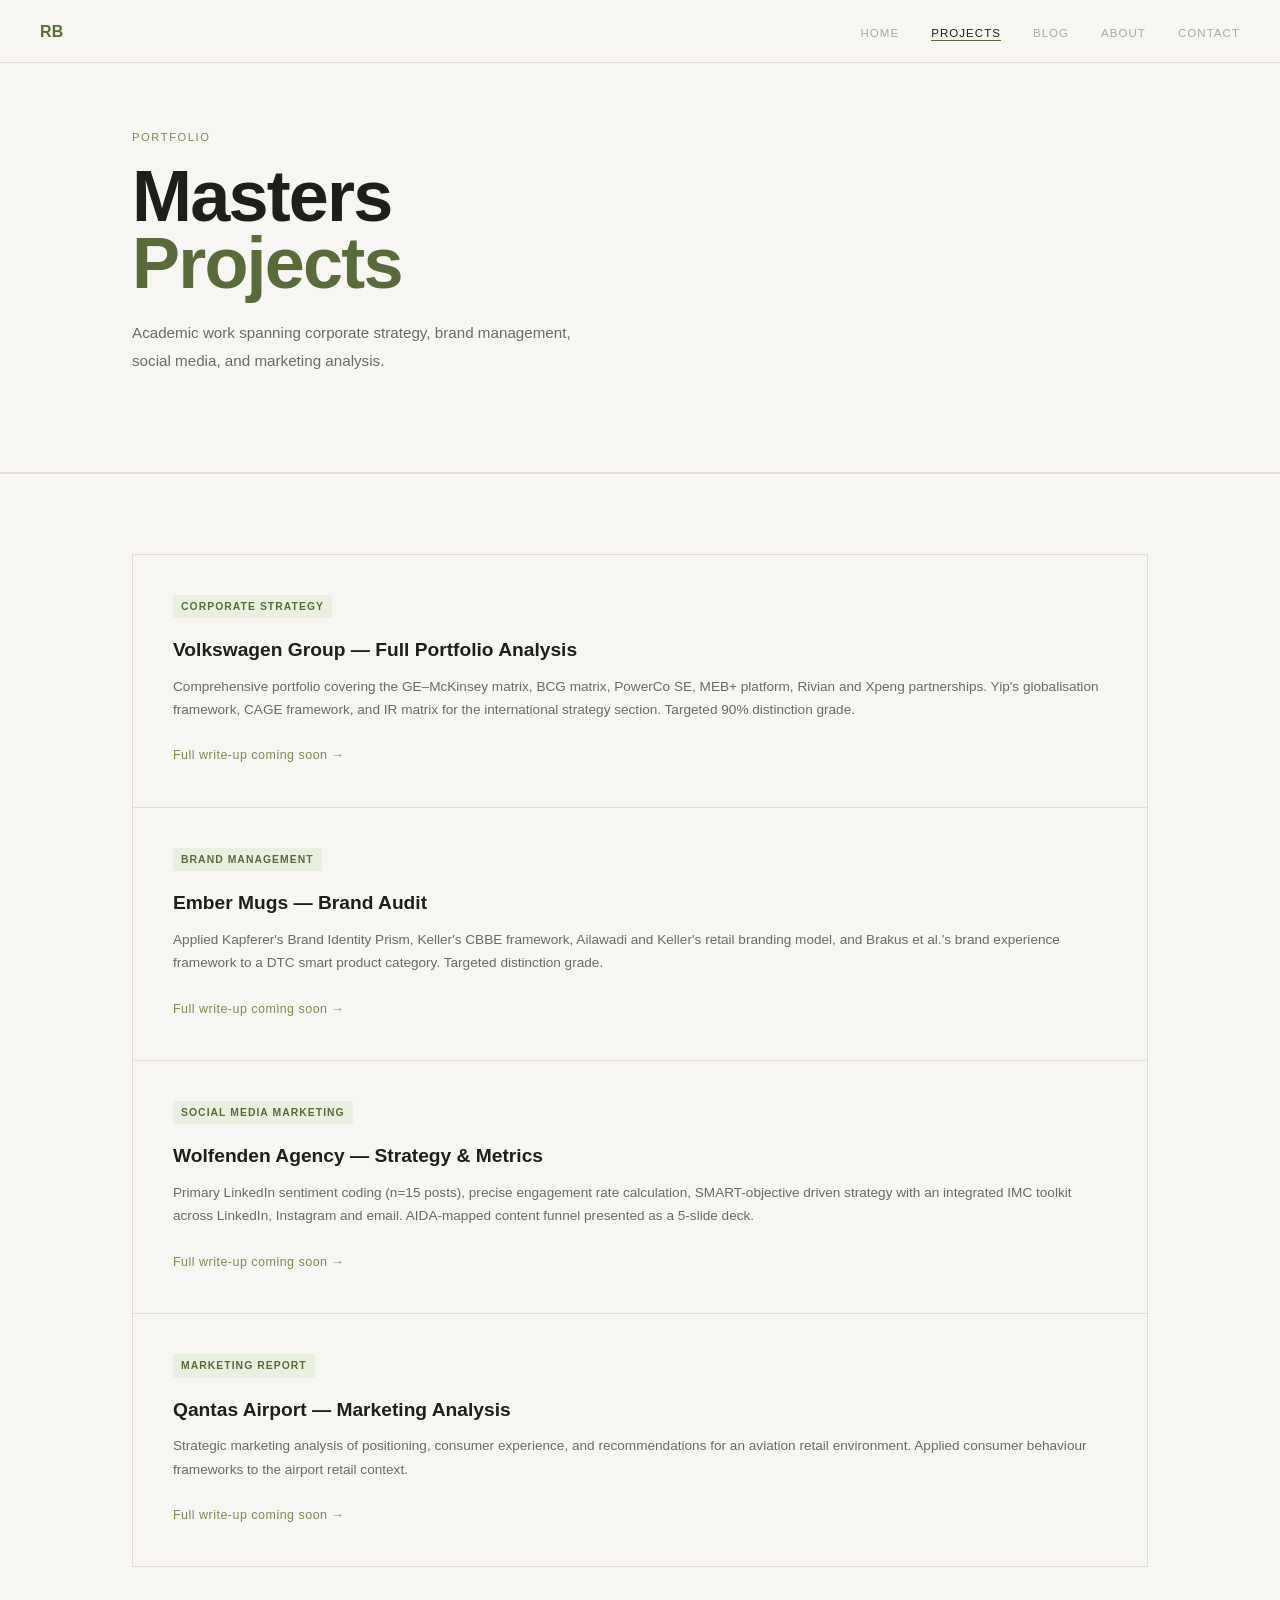
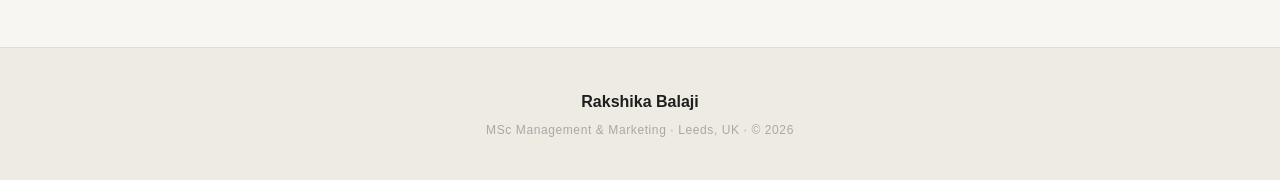
<file: projects.html>
<!DOCTYPE html>
<html lang="en">
<head>
  <meta charset="UTF-8" />
  <meta name="viewport" content="width=device-width, initial-scale=1.0" />
  <title>Projects — Rakshika Balaji</title>
  <meta name="description" content="Masters projects by Rakshika Balaji covering corporate strategy, brand management, social media, and marketing analysis." />
  <link rel="stylesheet" href="assets/css/style.css" />
</head>
<body>

  <nav class="nav">
    <a href="index.html" class="nav-logo">RB</a>
    <ul class="nav-links">
      <li><a href="index.html">Home</a></li>
      <li><a href="projects.html">Projects</a></li>
      <li><a href="blog.html">Blog</a></li>
      <li><a href="about.html">About</a></li>
      <li><a href="contact.html">Contact</a></li>
    </ul>
    <button class="nav-toggle" aria-label="Open menu">&#9776;</button>
  </nav>

  <header class="page-hero">
    <div class="container">
      <p class="hero-eyebrow">Portfolio</p>
      <h1 class="hero-title">Masters<span>Projects</span></h1>
      <p class="hero-sub">Academic work spanning corporate strategy, brand management, social media, and marketing analysis.</p>
    </div>
  </header>

  <section class="section">
    <div class="container">
      <div class="project-grid" style="grid-template-columns: 1fr;">

        <div class="project-card reveal" id="vw" style="padding: 2.5rem;">
          <div class="project-tag">Corporate Strategy</div>
          <h3 style="font-size:1.2rem; margin-top:0.5rem;">Volkswagen Group — Full Portfolio Analysis</h3>
          <p>Comprehensive portfolio covering the GE–McKinsey matrix, BCG matrix, PowerCo SE, MEB+ platform, Rivian and Xpeng partnerships. Yip's globalisation framework, CAGE framework, and IR matrix for the international strategy section. Targeted 90% distinction grade.</p>
          <span class="project-link" style="margin-top:0.75rem; display:block;">Full write-up coming soon →</span>
        </div>

        <div class="project-card reveal delay-1" id="ember" style="padding: 2.5rem;">
          <div class="project-tag">Brand Management</div>
          <h3 style="font-size:1.2rem; margin-top:0.5rem;">Ember Mugs — Brand Audit</h3>
          <p>Applied Kapferer's Brand Identity Prism, Keller's CBBE framework, Ailawadi and Keller's retail branding model, and Brakus et al.'s brand experience framework to a DTC smart product category. Targeted distinction grade.</p>
          <span class="project-link" style="margin-top:0.75rem; display:block;">Full write-up coming soon →</span>
        </div>

        <div class="project-card reveal delay-2" id="wolfenden" style="padding: 2.5rem;">
          <div class="project-tag">Social Media Marketing</div>
          <h3 style="font-size:1.2rem; margin-top:0.5rem;">Wolfenden Agency — Strategy &amp; Metrics</h3>
          <p>Primary LinkedIn sentiment coding (n=15 posts), precise engagement rate calculation, SMART-objective driven strategy with an integrated IMC toolkit across LinkedIn, Instagram and email. AIDA-mapped content funnel presented as a 5-slide deck.</p>
          <span class="project-link" style="margin-top:0.75rem; display:block;">Full write-up coming soon →</span>
        </div>

        <div class="project-card reveal delay-3" id="qantas" style="padding: 2.5rem;">
          <div class="project-tag">Marketing Report</div>
          <h3 style="font-size:1.2rem; margin-top:0.5rem;">Qantas Airport — Marketing Analysis</h3>
          <p>Strategic marketing analysis of positioning, consumer experience, and recommendations for an aviation retail environment. Applied consumer behaviour frameworks to the airport retail context.</p>
          <span class="project-link" style="margin-top:0.75rem; display:block;">Full write-up coming soon →</span>
        </div>

      </div>
    </div>
  </section>

  <footer class="footer">
    <div class="container">
      <p class="footer-name">Rakshika Balaji</p>
      <p class="footer-sub">MSc Management &amp; Marketing · Leeds, UK · &copy; 2026</p>
    </div>
  </footer>

  <script src="assets/js/main.js"></script>
</body>
</html>
</file>
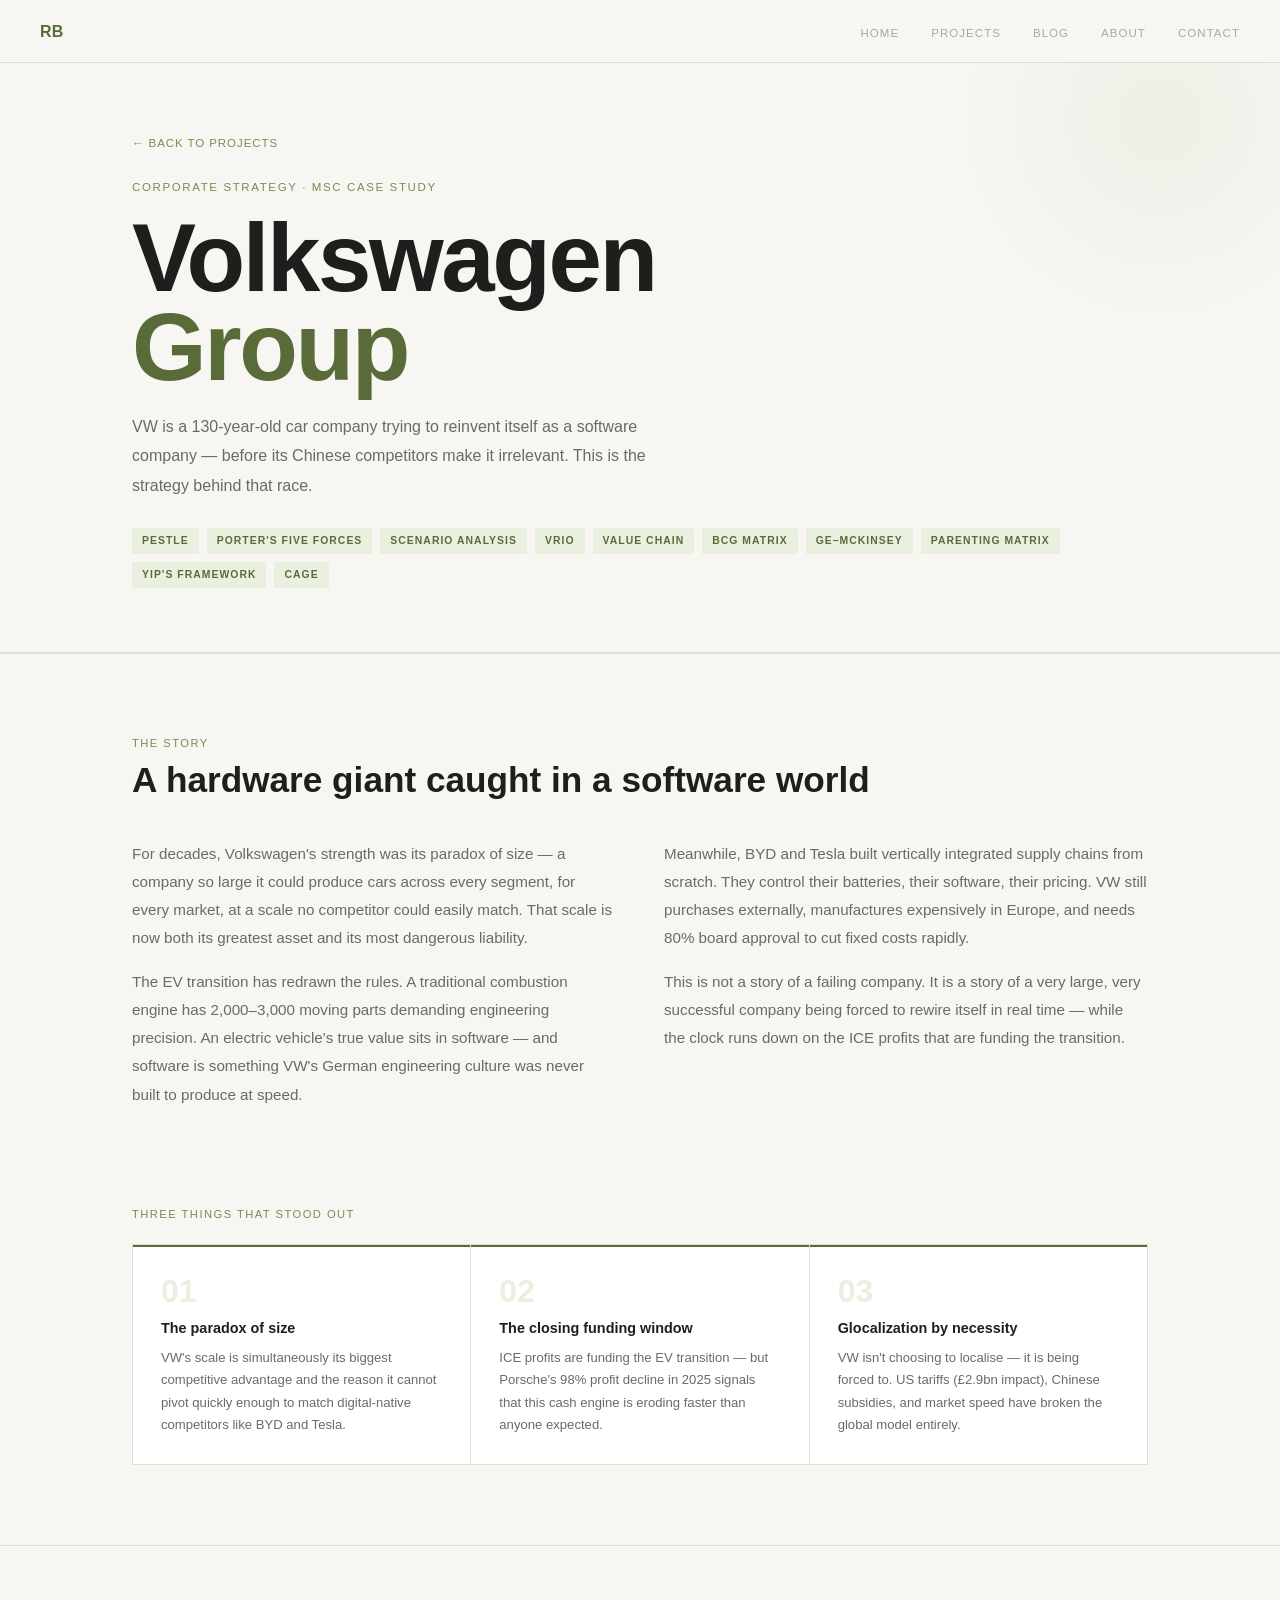
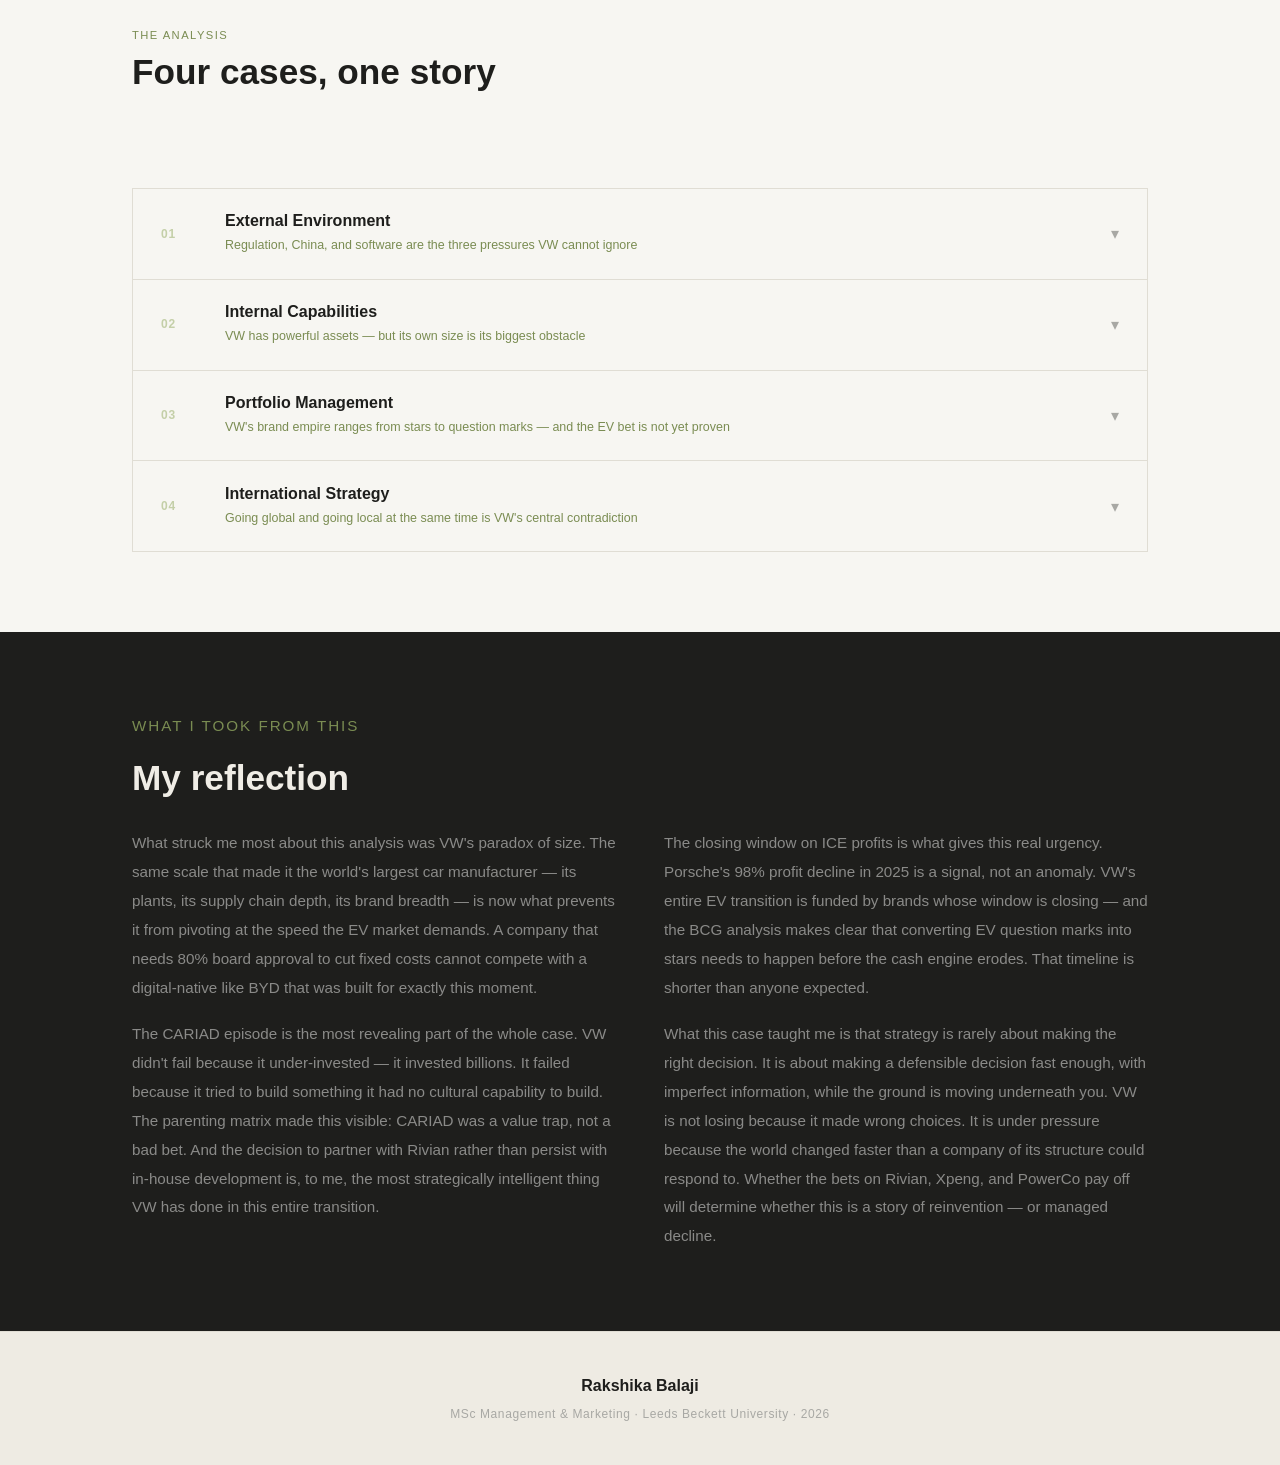
<file: Volkswagen.html>
<!DOCTYPE html>
<html lang="en">
<head>
  <meta charset="UTF-8" />
  <meta name="viewport" content="width=device-width, initial-scale=1.0" />
  <title>Volkswagen Group — Rakshika Balaji</title>
  <meta name="description" content="Corporate strategy case study on Volkswagen Group's EV transition — PESTLE, Porter's Five Forces, BCG, GE-McKinsey, VRIO, CAGE, Yip's Framework." />
  <link rel="stylesheet" href="assets/css/style.css" />
  <style>
    .cs-hero {
      padding: 8rem 0 4rem;
      border-bottom: 1px solid var(--border);
      position: relative;
      overflow: hidden;
    }
    .cs-hero::before {
      content: '';
      position: absolute;
      top: -80px; right: -80px;
      width: 400px; height: 400px;
      background: radial-gradient(circle, rgba(122,140,82,0.07) 0%, transparent 70%);
      border-radius: 50%;
      animation: pulse 5s ease-in-out infinite;
      pointer-events: none;
    }
    @keyframes pulse { 0%,100% { transform: scale(1); } 50% { transform: scale(1.1); } }

    .cs-back {
      display: inline-flex;
      align-items: center;
      gap: 6px;
      font-size: 0.72rem;
      letter-spacing: 0.08em;
      text-transform: uppercase;
      color: var(--accent-mid);
      margin-bottom: 1.5rem;
      transition: gap 0.2s;
      text-decoration: none;
    }
    .cs-back:hover { gap: 12px; }

    .cs-eyebrow {
      font-size: 0.72rem;
      font-weight: 500;
      letter-spacing: 0.14em;
      text-transform: uppercase;
      color: var(--accent-mid);
      margin-bottom: 1rem;
    }
    .cs-title {
      font-size: clamp(3rem, 8vw, 6rem);
      font-weight: 700;
      line-height: 0.93;
      letter-spacing: -0.025em;
      color: var(--text-dark);
      margin-bottom: 0.5rem;
    }
    .cs-title span { color: var(--accent); display: block; }
    .cs-sub {
      font-size: 1rem;
      color: var(--text-body);
      max-width: 560px;
      margin: 1.25rem 0 1.75rem;
      line-height: 1.85;
    }
    .cs-tags { display: flex; flex-wrap: wrap; gap: 0.5rem; }
    .cs-tag {
      display: inline-block;
      font-size: 0.65rem;
      font-weight: 600;
      letter-spacing: 0.1em;
      text-transform: uppercase;
      color: var(--accent);
      background: var(--bg-tag);
      padding: 4px 10px;
      border-radius: 1px;
    }

    /* INTRO */
    .cs-intro-grid { display: grid; grid-template-columns: 1fr 1fr; gap: 3rem; }
    .cs-intro-grid p { font-size: 0.95rem; color: var(--text-body); line-height: 1.85; margin-bottom: 1rem; }

    /* INSIGHTS */
    .cs-insights {
      display: grid;
      grid-template-columns: repeat(3,1fr);
      gap: 1px;
      background: var(--border);
      border: 1px solid var(--border);
      margin-top: 1.25rem;
    }
    .cs-insight {
      background: #fff;
      border-top: 2px solid var(--accent);
      padding: 1.75rem;
    }
    .cs-insight-num { font-size: 2rem; font-weight: 700; color: var(--bg-tag); line-height: 1; margin-bottom: 0.75rem; }
    .cs-insight h4 { font-size: 0.9rem; font-weight: 700; color: var(--text-dark); margin-bottom: 0.6rem; line-height: 1.3; }
    .cs-insight p { font-size: 0.82rem; color: var(--text-body); line-height: 1.7; }

    /* ACCORDION */
    .cs-accordion {
      display: flex;
      flex-direction: column;
      gap: 1px;
      background: var(--border);
      border: 1px solid var(--border);
    }
    .cs-case { background: var(--bg); overflow: hidden; }
    .cs-case-header {
      display: grid;
      grid-template-columns: 48px 1fr auto;
      gap: 1rem;
      align-items: center;
      padding: 1.4rem 1.75rem;
      cursor: pointer;
      transition: background 0.2s;
      user-select: none;
    }
    .cs-case-header:hover { background: var(--bg-hover); }
    .cs-case-header.is-open { background: var(--bg-hover); }
    .cs-case-num { font-size: 0.75rem; font-weight: 700; color: var(--accent-dim); letter-spacing: 0.06em; }
    .cs-case-info h3 { font-size: 1rem; font-weight: 600; color: var(--text-dark); line-height: 1.3; }
    .cs-case-info p { font-size: 0.78rem; color: var(--accent-mid); margin-top: 3px; }
    .cs-case-arrow { font-size: 1rem; color: var(--text-muted); transition: transform 0.35s; }
    .cs-case-header.is-open .cs-case-arrow { transform: rotate(180deg); }
    .cs-case-body { max-height: 0; overflow: hidden; transition: max-height 0.45s ease; }
    .cs-case-body.is-open { max-height: 2400px; }
    .cs-case-inner { padding: 0 1.75rem 1.75rem; }

    .cs-fw-row {
      display: grid;
      grid-template-columns: 130px 1fr;
      gap: 1.5rem;
      padding: 1.1rem 0;
      border-bottom: 1px solid var(--border);
    }
    .cs-fw-row:last-child { border-bottom: none; }
    .cs-fw-label {
      font-size: 0.68rem;
      font-weight: 700;
      letter-spacing: 0.09em;
      text-transform: uppercase;
      color: var(--accent);
      padding-top: 2px;
      line-height: 1.5;
    }
    .cs-fw-content h4 { font-size: 0.9rem; font-weight: 600; color: var(--text-dark); margin-bottom: 0.5rem; }
    .cs-fw-content p { font-size: 0.85rem; color: var(--text-body); line-height: 1.75; margin-bottom: 0.75rem; }
    .cs-fw-content p:last-child { margin-bottom: 0; }
    .cs-fw-content strong { color: var(--text-dark); }

    .cs-pull {
      border-left: 2px solid var(--accent);
      padding: 0.85rem 1.25rem;
      margin: 1.1rem 0 0;
      background: var(--bg-card);
    }
    .cs-pull p { font-size: 0.88rem; color: var(--text-dark); line-height: 1.75; font-style: italic; margin: 0; }

    /* REFLECTION */
    .cs-reflection { background: #1e1e1c; padding: 5rem 0; }
    .cs-reflection .section-label { color: #7a8c52; }
    .cs-reflection .section-title { color: #f0ede6; margin-bottom: 2rem; }
    .cs-reflection-grid { display: grid; grid-template-columns: 1fr 1fr; gap: 3rem; }
    .cs-reflection p { font-size: 0.95rem; color: #8a8a88; line-height: 1.9; margin-bottom: 1.1rem; }
    .cs-reflection p:last-child { margin-bottom: 0; }

    @media (max-width: 768px) {
      .cs-intro-grid,
      .cs-reflection-grid { grid-template-columns: 1fr; gap: 1.5rem; }
      .cs-insights { grid-template-columns: 1fr; }
      .cs-fw-row { grid-template-columns: 1fr; gap: 0.4rem; }
      .cs-case-header { grid-template-columns: 36px 1fr auto; padding: 1rem 1.25rem; }
      .cs-case-inner { padding: 0 1.25rem 1.25rem; }
    }
  </style>
</head>
<body>

  <nav class="nav">
    <a href="index.html" class="nav-logo">RB</a>
    <ul class="nav-links">
      <li><a href="index.html">Home</a></li>
      <li><a href="projects.html">Projects</a></li>
      <li><a href="blog.html">Blog</a></li>
      <li><a href="about.html">About</a></li>
      <li><a href="contact.html">Contact</a></li>
    </ul>
    <button class="nav-toggle" aria-label="Open menu">&#9776;</button>
  </nav>

  <!-- HERO -->
  <header class="cs-hero">
    <div class="container">
      <a href="projects.html" class="cs-back">← Back to projects</a>
      <p class="cs-eyebrow">Corporate Strategy · MSc Case Study</p>
      <h1 class="cs-title">Volkswagen<span>Group</span></h1>
      <p class="cs-sub">VW is a 130-year-old car company trying to reinvent itself as a software company — before its Chinese competitors make it irrelevant. This is the strategy behind that race.</p>
      <div class="cs-tags">
        <span class="cs-tag">PESTLE</span>
        <span class="cs-tag">Porter's Five Forces</span>
        <span class="cs-tag">Scenario Analysis</span>
        <span class="cs-tag">VRIO</span>
        <span class="cs-tag">Value Chain</span>
        <span class="cs-tag">BCG Matrix</span>
        <span class="cs-tag">GE–McKinsey</span>
        <span class="cs-tag">Parenting Matrix</span>
        <span class="cs-tag">Yip's Framework</span>
        <span class="cs-tag">CAGE</span>
      </div>
    </div>
  </header>

  <!-- THE STORY -->
  <section class="section">
    <div class="container">
      <p class="section-label reveal">The story</p>
      <h2 class="section-title reveal delay-1">A hardware giant caught in a software world</h2>
      <div class="cs-intro-grid">
        <div class="reveal-left">
          <p>For decades, Volkswagen's strength was its paradox of size — a company so large it could produce cars across every segment, for every market, at a scale no competitor could easily match. That scale is now both its greatest asset and its most dangerous liability.</p>
          <p>The EV transition has redrawn the rules. A traditional combustion engine has 2,000–3,000 moving parts demanding engineering precision. An electric vehicle's true value sits in software — and software is something VW's German engineering culture was never built to produce at speed.</p>
        </div>
        <div class="reveal-right">
          <p>Meanwhile, BYD and Tesla built vertically integrated supply chains from scratch. They control their batteries, their software, their pricing. VW still purchases externally, manufactures expensively in Europe, and needs 80% board approval to cut fixed costs rapidly.</p>
          <p>This is not a story of a failing company. It is a story of a very large, very successful company being forced to rewire itself in real time — while the clock runs down on the ICE profits that are funding the transition.</p>
        </div>
      </div>
    </div>
  </section>

  <!-- THREE KEY INSIGHTS -->
  <section class="section" style="padding-top:0; border-top:none;">
    <div class="container">
      <p class="section-label reveal">Three things that stood out</p>
      <div class="cs-insights">
        <div class="cs-insight reveal">
          <div class="cs-insight-num">01</div>
          <h4>The paradox of size</h4>
          <p>VW's scale is simultaneously its biggest competitive advantage and the reason it cannot pivot quickly enough to match digital-native competitors like BYD and Tesla.</p>
        </div>
        <div class="cs-insight reveal delay-2">
          <div class="cs-insight-num">02</div>
          <h4>The closing funding window</h4>
          <p>ICE profits are funding the EV transition — but Porsche's 98% profit decline in 2025 signals that this cash engine is eroding faster than anyone expected.</p>
        </div>
        <div class="cs-insight reveal delay-4">
          <div class="cs-insight-num">03</div>
          <h4>Glocalization by necessity</h4>
          <p>VW isn't choosing to localise — it is being forced to. US tariffs (£2.9bn impact), Chinese subsidies, and market speed have broken the global model entirely.</p>
        </div>
      </div>
    </div>
  </section>

  <!-- ACCORDION -->
  <section class="section">
    <div class="container">
      <p class="section-label reveal">The analysis</p>
      <h2 class="section-title reveal delay-1">Four cases, one story</h2>
      <p class="reveal delay-2" style="font-size:0.88rem; color:var(--text-body); margin-bottom:2rem;">Click each case to expand the framework analysis.</p>

      <div class="cs-accordion">

        <!-- CASE 1 -->
        <div class="cs-case">
          <div class="cs-case-header reveal" onclick="toggleCase(this)">
            <div class="cs-case-num">01</div>
            <div class="cs-case-info">
              <h3>External Environment</h3>
              <p>Regulation, China, and software are the three pressures VW cannot ignore</p>
            </div>
            <div class="cs-case-arrow">▾</div>
          </div>
          <div class="cs-case-body">
            <div class="cs-case-inner">
              <div class="cs-fw-row">
                <div class="cs-fw-label">PESTLE</div>
                <div class="cs-fw-content">
                  <h4>Compliance and innovation tension</h4>
                  <p>The EU's 2035 zero-emission mandate forces VW toward software-defined EVs while simultaneously imposing heavy import duties on Chinese-manufactured VW models. Producing in-house and outsourcing are both becoming expensive — creating a genuine strategic bind at the intersection of Legal, Political, and Technological pressure.</p>
                  <p>Geopolitical trade wars compound this: Chinese subsidies to local EV manufacturers are producing vehicles VW cannot price-match from its European cost base. The PESTLE reveals that VW's external environment is not just complex — it is actively contradictory.</p>
                </div>
              </div>
              <div class="cs-fw-row">
                <div class="cs-fw-label">Porter's Five Forces</div>
                <div class="cs-fw-content">
                  <h4>Extreme rivalry, high buyer power, lowered entry barriers</h4>
                  <p>The EV transition has lowered manufacturing barriers so dramatically that Xiaomi — a smartphone company — now makes cars. Over 43% of customers show willingness to switch brands, reflecting a steep decline in loyalty in the EV era. VW's response: a digital lock-in ecosystem (Elli charging network, home energy storage, software services) designed to raise switching costs beyond just the car itself.</p>
                  <div class="cs-pull"><p>"The threat for VW is no longer just public transport — it's usage-based platforms like MOIA where urban customers pay per mile rather than own a car, replacing a high-margin individual sale with a high-volume fleet service."</p></div>
                </div>
              </div>
              <div class="cs-fw-row">
                <div class="cs-fw-label">Scenario Analysis</div>
                <div class="cs-fw-content">
                  <h4>Two futures: digital leadership or hardware commodity</h4>
                  <p>The scenario axis maps protectionism against technological execution. If the Rivian software partnership delivers on time and EU tariff exemptions hold for Chinese-made VW models — VW achieves insulated digital leadership. If either fails — VW risks becoming a hardware commodity in a software-defined market. Weak signals to monitor: RV Tech winter testing outcomes, and EU price undertaking approvals for Chinese-manufactured VW vehicles by Q4 2026.</p>
                </div>
              </div>
            </div>
          </div>
        </div>

        <!-- CASE 2 -->
        <div class="cs-case">
          <div class="cs-case-header reveal delay-1" onclick="toggleCase(this)">
            <div class="cs-case-num">02</div>
            <div class="cs-case-info">
              <h3>Internal Capabilities</h3>
              <p>VW has powerful assets — but its own size is its biggest obstacle</p>
            </div>
            <div class="cs-case-arrow">▾</div>
          </div>
          <div class="cs-case-body">
            <div class="cs-case-inner">
              <div class="cs-fw-row">
                <div class="cs-fw-label">VRIO Analysis</div>
                <div class="cs-fw-content">
                  <h4>Three resources that pass all four tests</h4>
                  <p>The MEB+ modular EV platform standardises 80% of hardware architecture across all VW brands — from the compact ID.3 to the SUV-bodied ID.4 — scoring Valuable, Rare, Inimitable, and Organised. The PowerCo battery gigafactory (unified cell, self-supply) removes external supplier dependency. The Rivian software architecture — replacing the failed CARIAD — provides zonal architecture with data sovereignty by region. Together, these three form VW's sustainable competitive advantage for the EV era.</p>
                </div>
              </div>
              <div class="cs-fw-row">
                <div class="cs-fw-label">Value Chain</div>
                <div class="cs-fw-content">
                  <h4>Cost leadership on hardware, differentiation on software</h4>
                  <p>Inbound logistics and operations: PowerCo's vertical integration removes supplier margins and secures raw material supply — enabling cost leadership across VW's core brands. Marketing, sales and service: Software-as-a-Service (OTA updates, feature-on-demand) and Mobility-as-a-Service (MOIA platform, vehicle subscriptions) create post-purchase revenue streams. With 43% of customers now preferring subscription over ownership, VW is positioning for a lifetime digital relationship rather than a single transaction.</p>
                </div>
              </div>
              <div class="cs-fw-row">
                <div class="cs-fw-label">Dynamic Capabilities</div>
                <div class="cs-fw-content">
                  <h4>Sense, seize, reconfigure</h4>
                  <p>VW sensed that CARIAD was a strategic bottleneck causing product delays and seized the Rivian partnership to replace it. It sensed raw material vulnerability and reconfigured through PowerCo's gigafactory network. Dynamic capability here is not just about owning the right resources — it is the organisational ability to recognise what is broken and restructure around it under time pressure. The open question is whether VW can reconfigure fast enough while the ICE profit window remains open.</p>
                </div>
              </div>
            </div>
          </div>
        </div>

        <!-- CASE 3 -->
        <div class="cs-case">
          <div class="cs-case-header reveal delay-2" onclick="toggleCase(this)">
            <div class="cs-case-num">03</div>
            <div class="cs-case-info">
              <h3>Portfolio Management</h3>
              <p>VW's brand empire ranges from stars to question marks — and the EV bet is not yet proven</p>
            </div>
            <div class="cs-case-arrow">▾</div>
          </div>
          <div class="cs-case-body">
            <div class="cs-case-inner">
              <div class="cs-fw-row">
                <div class="cs-fw-label">BCG Matrix</div>
                <div class="cs-fw-content">
                  <h4>ICE cash cows funding EV question marks — a fragile logic</h4>
                  <p><strong>Cash Cows:</strong> ICE vehicles (90% of global sales) and Bentley (£216m profit, 7th consecutive year). <strong>Stars:</strong> Škoda (12.7% global sales growth, doubled EV sales, 3rd best-selling brand in Europe). <strong>Question Marks:</strong> Audi EV range, PowerCo battery unit (£1.3bn loss in ramp-up), Rivian SDV partnership ($5.8bn invested). <strong>Dogs:</strong> Porsche (98% profit decline in 2025), CARIAD software unit (£2.18bn operating loss before pivot). The internal funding logic — ICE profits recycled into EV investment — is the entire architecture of VW's transition. It is also its most fragile dependency.</p>
                </div>
              </div>
              <div class="cs-fw-row">
                <div class="cs-fw-label">GE–McKinsey</div>
                <div class="cs-fw-content">
                  <h4>Invest in EU EVs, harvest ICE, selective growth in China</h4>
                  <p>VW holds a 27% BEV market share in Europe — the signal to invest and protect. The Chinese EV market sits in selective growth: high attractiveness, weak competitive strength relative to BYD. ICE volume brands are positioned to harvest: generate margin while available, redeploy capital into the invest zones. Premium luxury faces a sharper challenge — Porsche's profit margin collapsed from 14.5% to 1.1% in a single year, caught between Chinese luxury demand collapse and US tariff exposure. The CEO described it as "sandwich positioning", and the numbers confirm it.</p>
                </div>
              </div>
              <div class="cs-fw-row">
                <div class="cs-fw-label">Parenting Matrix</div>
                <div class="cs-fw-content">
                  <h4>Heartland, ballast, value trap — and an alien to divest</h4>
                  <p><strong>Heartland:</strong> Core brands (VW, Škoda, SEAT/CUPRA) — shared MEB architecture generates £6.8bn in profit. The parent adds enormous value through platform synergy. <strong>Ballast:</strong> Bentley and Porsche operate best as entrepreneurial units. Parent expertise doesn't add value here; independence does. <strong>Value Trap:</strong> CARIAD — massive investment, no software expertise, £2.18bn loss before the Rivian pivot corrected course. <strong>Alien:</strong> Everllence SE (large-bore diesel ship engines) — zero fit with EV transition; divestment expected to generate £5–6bn for reinvestment into heartland businesses.</p>
                  <div class="cs-pull"><p>"VW is not just repositioning its SBUs on a matrix — it is internalising capabilities its current resource base cannot generate organically, and eliminating the ones that drain it."</p></div>
                </div>
              </div>
            </div>
          </div>
        </div>

        <!-- CASE 4 -->
        <div class="cs-case">
          <div class="cs-case-header reveal delay-3" onclick="toggleCase(this)">
            <div class="cs-case-num">04</div>
            <div class="cs-case-info">
              <h3>International Strategy</h3>
              <p>Going global and going local at the same time is VW's central contradiction</p>
            </div>
            <div class="cs-case-arrow">▾</div>
          </div>
          <div class="cs-case-body">
            <div class="cs-case-inner">
              <div class="cs-fw-row">
                <div class="cs-fw-label">Yip's Framework</div>
                <div class="cs-fw-content">
                  <h4>Cost drivers demand globalisation. Everything else demands localisation.</h4>
                  <p>VW's £19.4bn R&amp;D spend in 2025 demands global volume to spread fixed costs — pushing hard toward integration. But US tariffs (£2.9bn profit impact in 9 months), Chinese EV subsidies, and EU-China trade rules push equally hard toward localisation. The result: a forced transnational model — hardware shared globally through MEB and PowerCo, software built locally through Xpeng in China and Rivian in the West. This is not a chosen strategy. It is a structural response to irreconcilable external pressures.</p>
                </div>
              </div>
              <div class="cs-fw-row">
                <div class="cs-fw-label">Global-Local Dilemma</div>
                <div class="cs-fw-content">
                  <h4>From global failure to regional necessity</h4>
                  <p>VW's attempt at a unified global software strategy through CARIAD failed completely — delayed launches, £2.18bn loss, and a product architecture that could not match local market speeds. The pivot created two parallel ecosystems. Eastern: Xpeng partnership, Hefei R&amp;D hub, China Electric Architecture (CEA) built for monthly OTA cycles. Western: Rivian SDV for EU and US vehicles, Scout brand revival for American ICE demand that refuses to go electric. VW is now structurally two software companies sharing the same hardware platform.</p>
                </div>
              </div>
              <div class="cs-fw-row">
                <div class="cs-fw-label">CAGE Framework</div>
                <div class="cs-fw-content">
                  <h4>All four distances are widening simultaneously</h4>
                  <p><strong>Cultural:</strong> Chinese consumers expect monthly software OTA cycles. VW's German engineering timelines run 6–12 months. CARIAD's failure was fundamentally a cultural distance failure. <strong>Administrative:</strong> US tariffs (£1.3bn hit), EU-China trade rules, and the diesel emissions legacy all compound the regulatory burden. <strong>Geographical:</strong> VW is regionalising supply chains — PowerCo Canada, Hefei hub China, EU gigafactories — to build resilience over efficiency. <strong>Economic:</strong> BYD controls its supply chain end-to-end and cannot be matched on cost. VW's strategic conclusion: stop trying to bridge these distances from Wolfsburg, and scale locally instead.</p>
                  <div class="cs-pull"><p>"VW's 'In China, for China' and 'In America, for America' positioning is more than a strategy — it is becoming a structural necessity that the centralised German model simply cannot deliver."</p></div>
                </div>
              </div>
            </div>
          </div>
        </div>

      </div>
    </div>
  </section>

  <!-- REFLECTION -->
  <div class="cs-reflection">
    <div class="container">
      <p class="section-label">What I took from this</p>
      <h2 class="section-title">My reflection</h2>
      <div class="cs-reflection-grid">
        <div>
          <p>What struck me most about this analysis was VW's paradox of size. The same scale that made it the world's largest car manufacturer — its plants, its supply chain depth, its brand breadth — is now what prevents it from pivoting at the speed the EV market demands. A company that needs 80% board approval to cut fixed costs cannot compete with a digital-native like BYD that was built for exactly this moment.</p>
          <p>The CARIAD episode is the most revealing part of the whole case. VW didn't fail because it under-invested — it invested billions. It failed because it tried to build something it had no cultural capability to build. The parenting matrix made this visible: CARIAD was a value trap, not a bad bet. And the decision to partner with Rivian rather than persist with in-house development is, to me, the most strategically intelligent thing VW has done in this entire transition.</p>
        </div>
        <div>
          <p>The closing window on ICE profits is what gives this real urgency. Porsche's 98% profit decline in 2025 is a signal, not an anomaly. VW's entire EV transition is funded by brands whose window is closing — and the BCG analysis makes clear that converting EV question marks into stars needs to happen before the cash engine erodes. That timeline is shorter than anyone expected.</p>
          <p>What this case taught me is that strategy is rarely about making the right decision. It is about making a defensible decision fast enough, with imperfect information, while the ground is moving underneath you. VW is not losing because it made wrong choices. It is under pressure because the world changed faster than a company of its structure could respond to. Whether the bets on Rivian, Xpeng, and PowerCo pay off will determine whether this is a story of reinvention — or managed decline.</p>
        </div>
      </div>
    </div>
  </div>

  <footer class="footer">
    <div class="container">
      <p class="footer-name">Rakshika Balaji</p>
      <p class="footer-sub">MSc Management &amp; Marketing · Leeds Beckett University · 2026</p>
    </div>
  </footer>

  <script src="assets/js/main.js"></script>
  <script>
    function toggleCase(header) {
      const body = header.nextElementSibling;
      const isOpen = header.classList.contains('is-open');
      document.querySelectorAll('.cs-case-header').forEach(h => h.classList.remove('is-open'));
      document.querySelectorAll('.cs-case-body').forEach(b => b.classList.remove('is-open'));
      if (!isOpen) {
        header.classList.add('is-open');
        body.classList.add('is-open');
      }
    }
  </script>
</body>
</html>
</file>
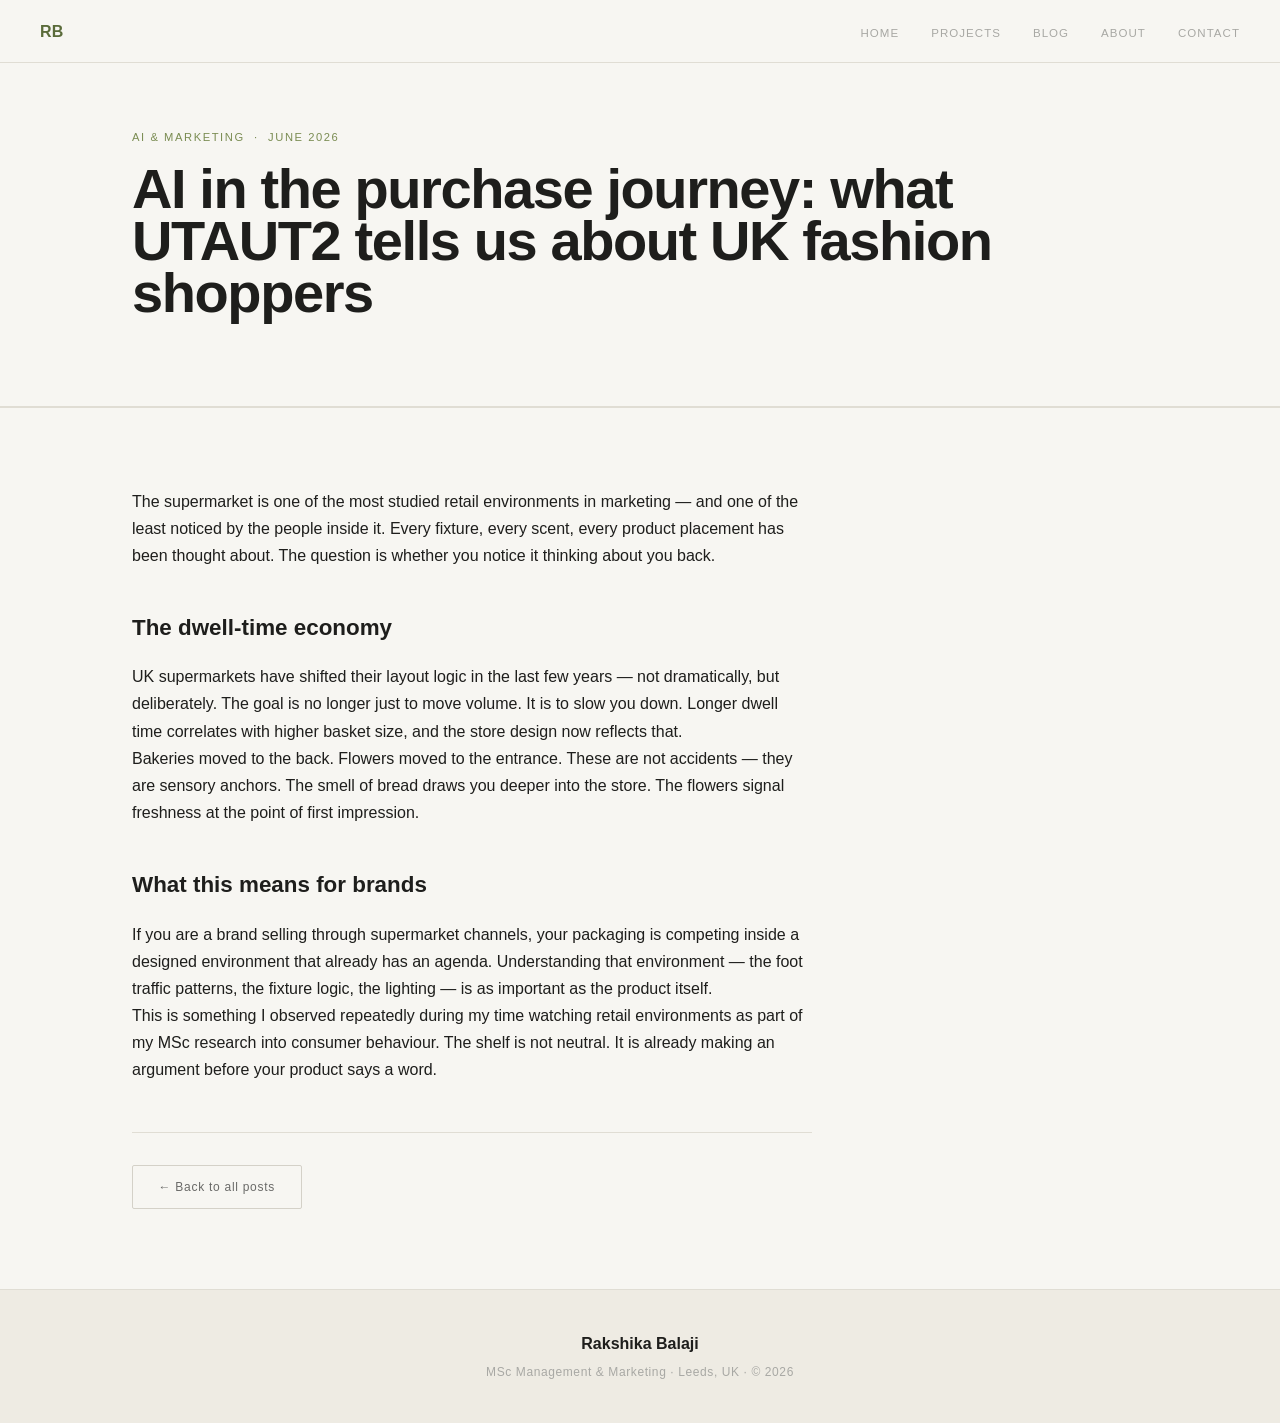
<file: blog/ai-purchase-journey.html>
<!DOCTYPE html>
<html lang="en">
<head>
  <meta charset="UTF-8" />
  <meta name="viewport" content="width=device-width, initial-scale=1.0" />
  <title>AI and the Purchase Journey — Rakshika Balaji</title>
  <link rel="stylesheet" href="../assets/css/style.css" />
</head>
<body>

  <nav class="nav">
    <a href="../index.html" class="nav-logo">RB</a>
    <ul class="nav-links">
      <li><a href="../index.html">Home</a></li>
      <li><a href="../projects.html">Projects</a></li>
      <li><a href="../blog.html">Blog</a></li>
      <li><a href="../about.html">About</a></li>
      <li><a href="../contact.html">Contact</a></li>
    </ul>
    <button class="nav-toggle" aria-label="Open menu">&#9776;</button>
  </nav>

  <header class="page-hero">
    <div class="container">
      <p class="hero-eyebrow">AI &amp; Marketing &nbsp;·&nbsp; June 2026</p>
      <h1 class="hero-title" style="font-size: clamp(2rem, 5vw, 3.5rem);">AI in the purchase journey: what UTAUT2 tells us about UK fashion shoppers</h1>
    </div>
  </header>

  <section class="section">
    <div class="container">
      <div style="max-width: 680px;">

        <!-- =====================================================
             YOUR BLOG POST CONTENT GOES HERE.
             To edit: just replace the text inside each <p> tag.
             To add a new heading: use <h2> or <h3>.
             To add a new paragraph: copy a <p>...</p> block.
             ===================================================== -->

        <p class="reveal">The supermarket is one of the most studied retail environments in marketing — and one of the least noticed by the people inside it. Every fixture, every scent, every product placement has been thought about. The question is whether you notice it thinking about you back.</p>

        <h2 class="reveal" style="font-size:1.4rem; font-weight:700; margin: 2.5rem 0 1rem; color: var(--text-dark);">The dwell-time economy</h2>

        <p class="reveal">UK supermarkets have shifted their layout logic in the last few years — not dramatically, but deliberately. The goal is no longer just to move volume. It is to slow you down. Longer dwell time correlates with higher basket size, and the store design now reflects that.</p>

        <p class="reveal">Bakeries moved to the back. Flowers moved to the entrance. These are not accidents — they are sensory anchors. The smell of bread draws you deeper into the store. The flowers signal freshness at the point of first impression.</p>

        <h2 class="reveal" style="font-size:1.4rem; font-weight:700; margin: 2.5rem 0 1rem; color: var(--text-dark);">What this means for brands</h2>

        <p class="reveal">If you are a brand selling through supermarket channels, your packaging is competing inside a designed environment that already has an agenda. Understanding that environment — the foot traffic patterns, the fixture logic, the lighting — is as important as the product itself.</p>

        <p class="reveal">This is something I observed repeatedly during my time watching retail environments as part of my MSc research into consumer behaviour. The shelf is not neutral. It is already making an argument before your product says a word.</p>

        <!-- ===================================================== -->

        <div style="margin-top: 3rem; padding-top: 2rem; border-top: 1px solid var(--border);">
          <a href="../blog.html" class="btn btn-ghost reveal">← Back to all posts</a>
        </div>

      </div>
    </div>
  </section>

  <footer class="footer">
    <div class="container">
      <p class="footer-name">Rakshika Balaji</p>
      <p class="footer-sub">MSc Management &amp; Marketing · Leeds, UK · &copy; 2026</p>
    </div>
  </footer>

  <script src="../assets/js/main.js"></script>
</body>
</html>
</file>
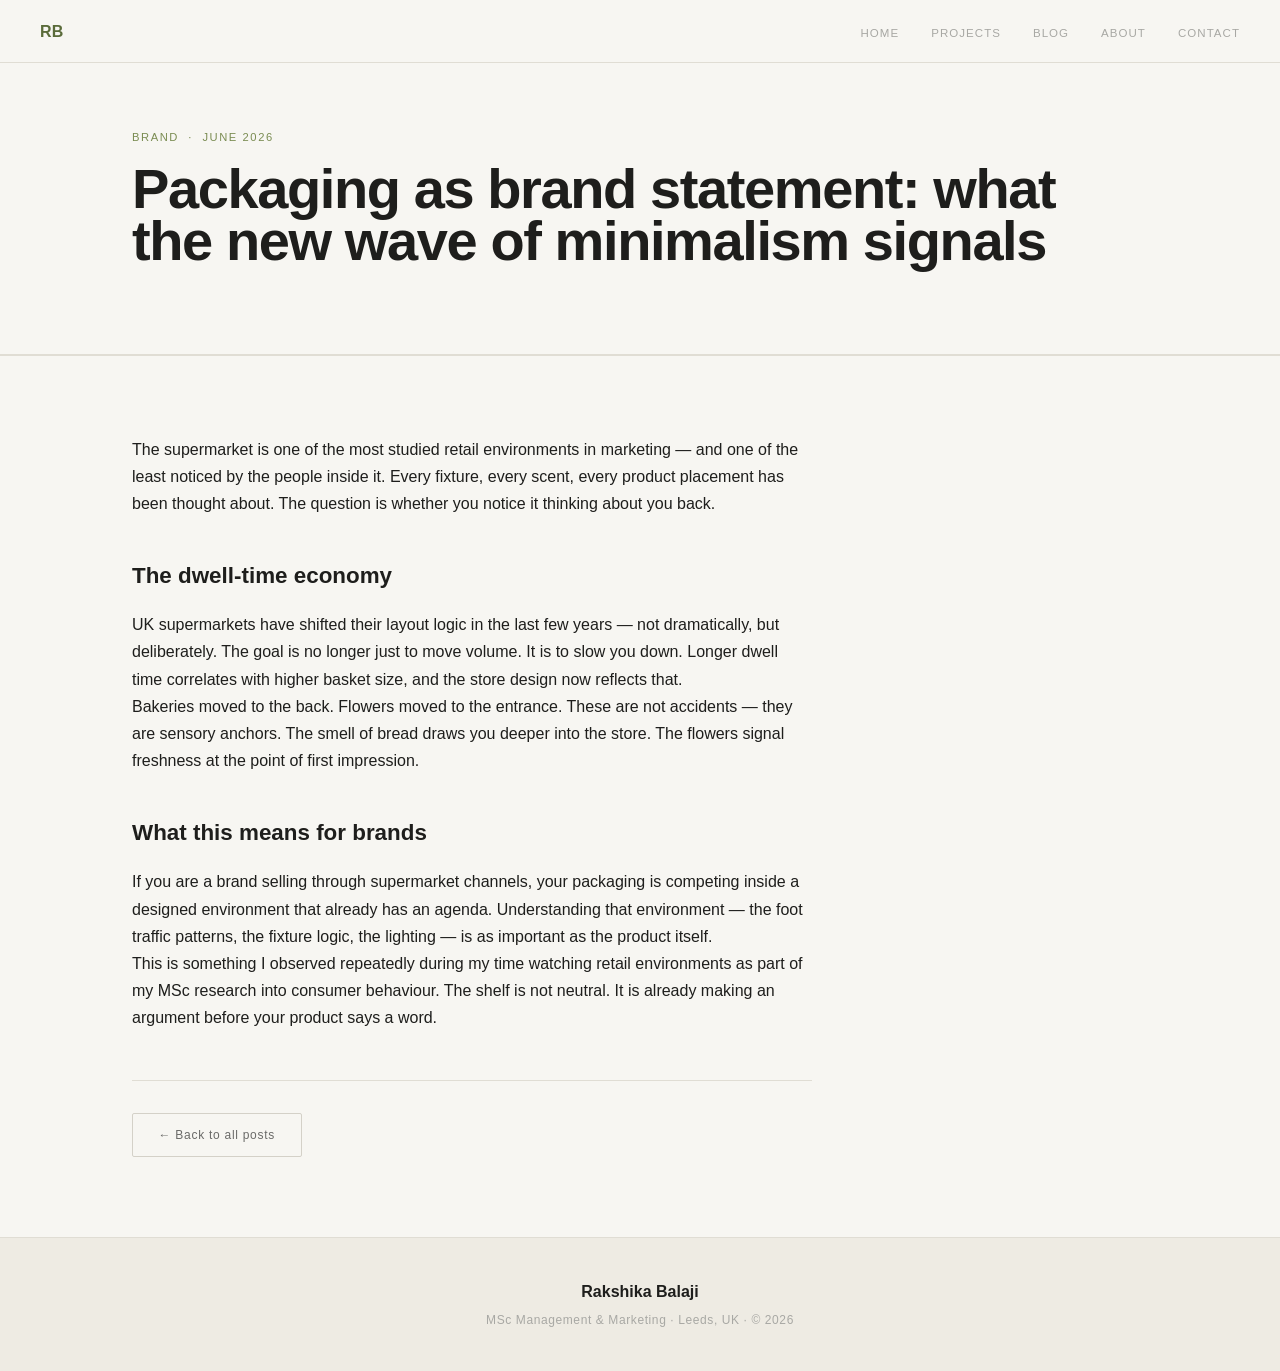
<file: blog/packaging-trends.html>
<!DOCTYPE html>
<html lang="en">
<head>
  <meta charset="UTF-8" />
  <meta name="viewport" content="width=device-width, initial-scale=1.0" />
  <title>Packaging Trends — Rakshika Balaji</title>
  <link rel="stylesheet" href="../assets/css/style.css" />
</head>
<body>

  <nav class="nav">
    <a href="../index.html" class="nav-logo">RB</a>
    <ul class="nav-links">
      <li><a href="../index.html">Home</a></li>
      <li><a href="../projects.html">Projects</a></li>
      <li><a href="../blog.html">Blog</a></li>
      <li><a href="../about.html">About</a></li>
      <li><a href="../contact.html">Contact</a></li>
    </ul>
    <button class="nav-toggle" aria-label="Open menu">&#9776;</button>
  </nav>

  <header class="page-hero">
    <div class="container">
      <p class="hero-eyebrow">Brand &nbsp;·&nbsp; June 2026</p>
      <h1 class="hero-title" style="font-size: clamp(2rem, 5vw, 3.5rem);">Packaging as brand statement: what the new wave of minimalism signals</h1>
    </div>
  </header>

  <section class="section">
    <div class="container">
      <div style="max-width: 680px;">

        <!-- =====================================================
             YOUR BLOG POST CONTENT GOES HERE.
             To edit: just replace the text inside each <p> tag.
             To add a new heading: use <h2> or <h3>.
             To add a new paragraph: copy a <p>...</p> block.
             ===================================================== -->

        <p class="reveal">The supermarket is one of the most studied retail environments in marketing — and one of the least noticed by the people inside it. Every fixture, every scent, every product placement has been thought about. The question is whether you notice it thinking about you back.</p>

        <h2 class="reveal" style="font-size:1.4rem; font-weight:700; margin: 2.5rem 0 1rem; color: var(--text-dark);">The dwell-time economy</h2>

        <p class="reveal">UK supermarkets have shifted their layout logic in the last few years — not dramatically, but deliberately. The goal is no longer just to move volume. It is to slow you down. Longer dwell time correlates with higher basket size, and the store design now reflects that.</p>

        <p class="reveal">Bakeries moved to the back. Flowers moved to the entrance. These are not accidents — they are sensory anchors. The smell of bread draws you deeper into the store. The flowers signal freshness at the point of first impression.</p>

        <h2 class="reveal" style="font-size:1.4rem; font-weight:700; margin: 2.5rem 0 1rem; color: var(--text-dark);">What this means for brands</h2>

        <p class="reveal">If you are a brand selling through supermarket channels, your packaging is competing inside a designed environment that already has an agenda. Understanding that environment — the foot traffic patterns, the fixture logic, the lighting — is as important as the product itself.</p>

        <p class="reveal">This is something I observed repeatedly during my time watching retail environments as part of my MSc research into consumer behaviour. The shelf is not neutral. It is already making an argument before your product says a word.</p>

        <!-- ===================================================== -->

        <div style="margin-top: 3rem; padding-top: 2rem; border-top: 1px solid var(--border);">
          <a href="../blog.html" class="btn btn-ghost reveal">← Back to all posts</a>
        </div>

      </div>
    </div>
  </section>

  <footer class="footer">
    <div class="container">
      <p class="footer-name">Rakshika Balaji</p>
      <p class="footer-sub">MSc Management &amp; Marketing · Leeds, UK · &copy; 2026</p>
    </div>
  </footer>

  <script src="../assets/js/main.js"></script>
</body>
</html>
</file>
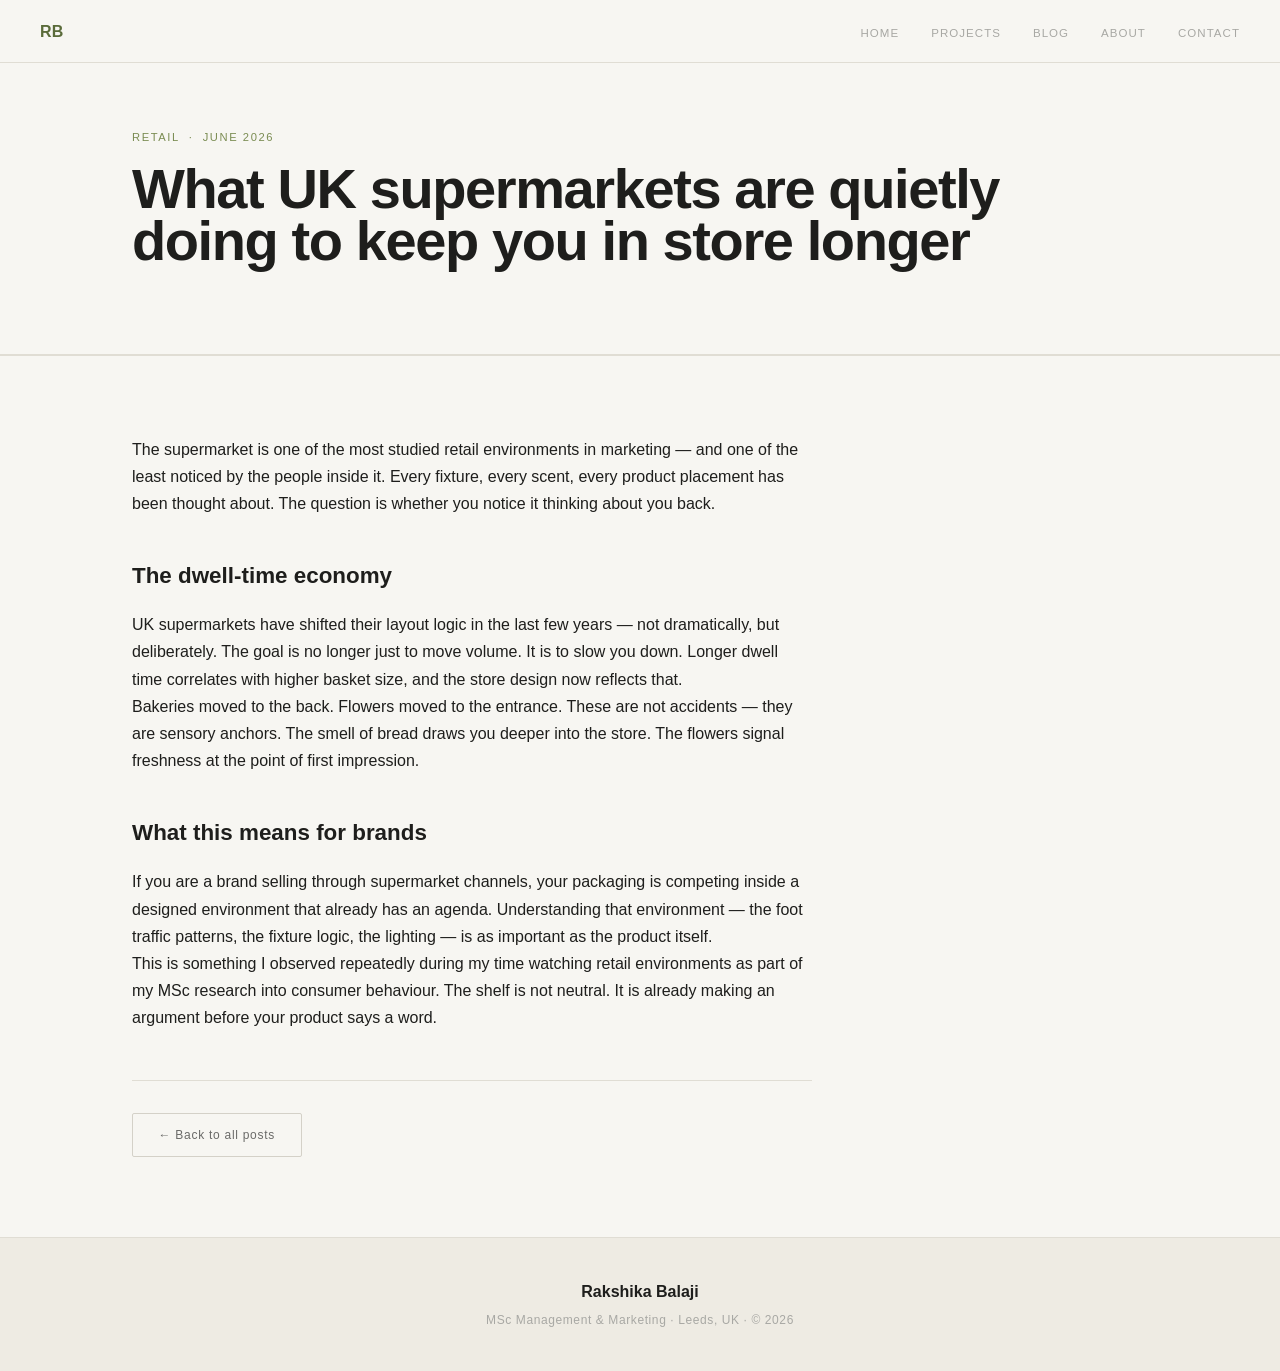
<file: blog/retail-trends.html>
<!DOCTYPE html>
<html lang="en">
<head>
  <meta charset="UTF-8" />
  <meta name="viewport" content="width=device-width, initial-scale=1.0" />
  <title>UK Supermarket Retail Trends — Rakshika Balaji</title>
  <link rel="stylesheet" href="../assets/css/style.css" />
</head>
<body>

  <nav class="nav">
    <a href="../index.html" class="nav-logo">RB</a>
    <ul class="nav-links">
      <li><a href="../index.html">Home</a></li>
      <li><a href="../projects.html">Projects</a></li>
      <li><a href="../blog.html">Blog</a></li>
      <li><a href="../about.html">About</a></li>
      <li><a href="../contact.html">Contact</a></li>
    </ul>
    <button class="nav-toggle" aria-label="Open menu">&#9776;</button>
  </nav>

  <header class="page-hero">
    <div class="container">
      <p class="hero-eyebrow">Retail &nbsp;·&nbsp; June 2026</p>
      <h1 class="hero-title" style="font-size: clamp(2rem, 5vw, 3.5rem);">What UK supermarkets are quietly doing to keep you in store longer</h1>
    </div>
  </header>

  <section class="section">
    <div class="container">
      <div style="max-width: 680px;">

        <!-- =====================================================
             YOUR BLOG POST CONTENT GOES HERE.
             To edit: just replace the text inside each <p> tag.
             To add a new heading: use <h2> or <h3>.
             To add a new paragraph: copy a <p>...</p> block.
             ===================================================== -->

        <p class="reveal">The supermarket is one of the most studied retail environments in marketing — and one of the least noticed by the people inside it. Every fixture, every scent, every product placement has been thought about. The question is whether you notice it thinking about you back.</p>

        <h2 class="reveal" style="font-size:1.4rem; font-weight:700; margin: 2.5rem 0 1rem; color: var(--text-dark);">The dwell-time economy</h2>

        <p class="reveal">UK supermarkets have shifted their layout logic in the last few years — not dramatically, but deliberately. The goal is no longer just to move volume. It is to slow you down. Longer dwell time correlates with higher basket size, and the store design now reflects that.</p>

        <p class="reveal">Bakeries moved to the back. Flowers moved to the entrance. These are not accidents — they are sensory anchors. The smell of bread draws you deeper into the store. The flowers signal freshness at the point of first impression.</p>

        <h2 class="reveal" style="font-size:1.4rem; font-weight:700; margin: 2.5rem 0 1rem; color: var(--text-dark);">What this means for brands</h2>

        <p class="reveal">If you are a brand selling through supermarket channels, your packaging is competing inside a designed environment that already has an agenda. Understanding that environment — the foot traffic patterns, the fixture logic, the lighting — is as important as the product itself.</p>

        <p class="reveal">This is something I observed repeatedly during my time watching retail environments as part of my MSc research into consumer behaviour. The shelf is not neutral. It is already making an argument before your product says a word.</p>

        <!-- ===================================================== -->

        <div style="margin-top: 3rem; padding-top: 2rem; border-top: 1px solid var(--border);">
          <a href="../blog.html" class="btn btn-ghost reveal">← Back to all posts</a>
        </div>

      </div>
    </div>
  </section>

  <footer class="footer">
    <div class="container">
      <p class="footer-name">Rakshika Balaji</p>
      <p class="footer-sub">MSc Management &amp; Marketing · Leeds, UK · &copy; 2026</p>
    </div>
  </footer>

  <script src="../assets/js/main.js"></script>
</body>
</html>
</file>
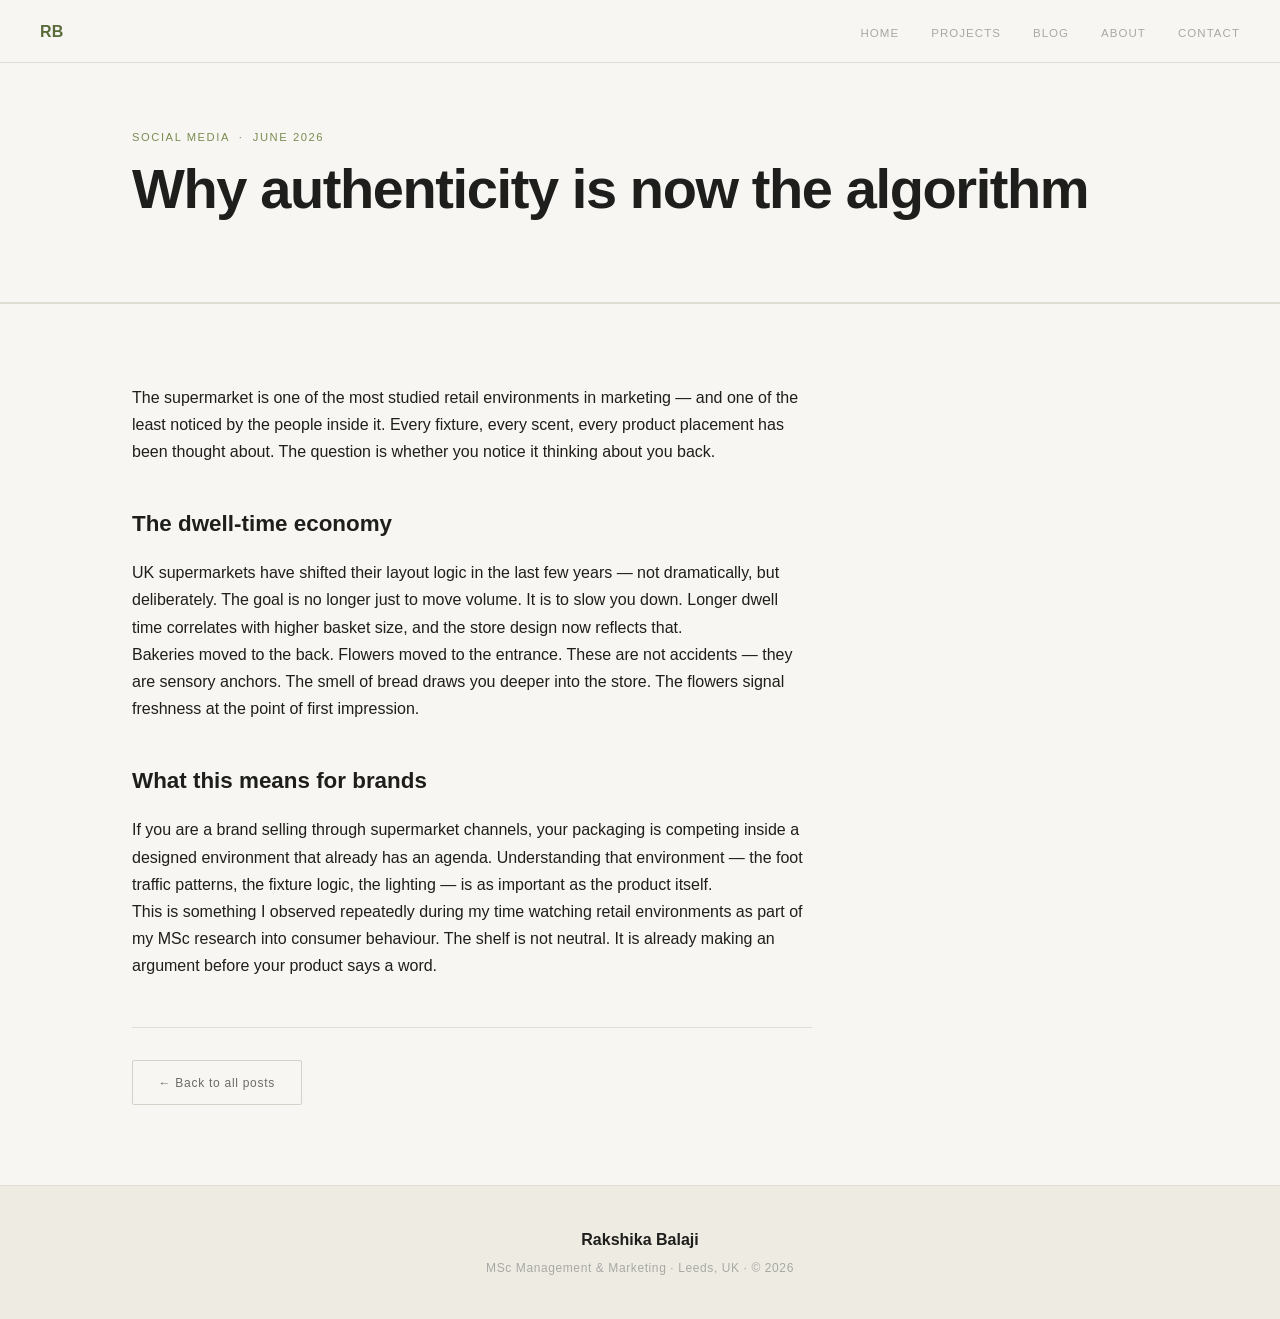
<file: blog/social-media-trends.html>
<!DOCTYPE html>
<html lang="en">
<head>
  <meta charset="UTF-8" />
  <meta name="viewport" content="width=device-width, initial-scale=1.0" />
  <title>Social Media Trends — Rakshika Balaji</title>
  <link rel="stylesheet" href="../assets/css/style.css" />
</head>
<body>

  <nav class="nav">
    <a href="../index.html" class="nav-logo">RB</a>
    <ul class="nav-links">
      <li><a href="../index.html">Home</a></li>
      <li><a href="../projects.html">Projects</a></li>
      <li><a href="../blog.html">Blog</a></li>
      <li><a href="../about.html">About</a></li>
      <li><a href="../contact.html">Contact</a></li>
    </ul>
    <button class="nav-toggle" aria-label="Open menu">&#9776;</button>
  </nav>

  <header class="page-hero">
    <div class="container">
      <p class="hero-eyebrow">Social Media &nbsp;·&nbsp; June 2026</p>
      <h1 class="hero-title" style="font-size: clamp(2rem, 5vw, 3.5rem);">Why authenticity is now the algorithm</h1>
    </div>
  </header>

  <section class="section">
    <div class="container">
      <div style="max-width: 680px;">

        <!-- =====================================================
             YOUR BLOG POST CONTENT GOES HERE.
             To edit: just replace the text inside each <p> tag.
             To add a new heading: use <h2> or <h3>.
             To add a new paragraph: copy a <p>...</p> block.
             ===================================================== -->

        <p class="reveal">The supermarket is one of the most studied retail environments in marketing — and one of the least noticed by the people inside it. Every fixture, every scent, every product placement has been thought about. The question is whether you notice it thinking about you back.</p>

        <h2 class="reveal" style="font-size:1.4rem; font-weight:700; margin: 2.5rem 0 1rem; color: var(--text-dark);">The dwell-time economy</h2>

        <p class="reveal">UK supermarkets have shifted their layout logic in the last few years — not dramatically, but deliberately. The goal is no longer just to move volume. It is to slow you down. Longer dwell time correlates with higher basket size, and the store design now reflects that.</p>

        <p class="reveal">Bakeries moved to the back. Flowers moved to the entrance. These are not accidents — they are sensory anchors. The smell of bread draws you deeper into the store. The flowers signal freshness at the point of first impression.</p>

        <h2 class="reveal" style="font-size:1.4rem; font-weight:700; margin: 2.5rem 0 1rem; color: var(--text-dark);">What this means for brands</h2>

        <p class="reveal">If you are a brand selling through supermarket channels, your packaging is competing inside a designed environment that already has an agenda. Understanding that environment — the foot traffic patterns, the fixture logic, the lighting — is as important as the product itself.</p>

        <p class="reveal">This is something I observed repeatedly during my time watching retail environments as part of my MSc research into consumer behaviour. The shelf is not neutral. It is already making an argument before your product says a word.</p>

        <!-- ===================================================== -->

        <div style="margin-top: 3rem; padding-top: 2rem; border-top: 1px solid var(--border);">
          <a href="../blog.html" class="btn btn-ghost reveal">← Back to all posts</a>
        </div>

      </div>
    </div>
  </section>

  <footer class="footer">
    <div class="container">
      <p class="footer-name">Rakshika Balaji</p>
      <p class="footer-sub">MSc Management &amp; Marketing · Leeds, UK · &copy; 2026</p>
    </div>
  </footer>

  <script src="../assets/js/main.js"></script>
</body>
</html>
</file>
<file: assets/css/style.css>
/* ============================================
   RAKSHIKA BALAJI — PORTFOLIO SITE
   Main Stylesheet
   ============================================ */

*, *::before, *::after { box-sizing: border-box; margin: 0; padding: 0; }
html { scroll-behavior: smooth; }

:root {
  --bg:         #f7f6f2;
  --bg-card:    #f0ede6;
  --bg-hover:   #efecea;
  --bg-tag:     #eaf0df;
  --accent:     #5a6b3a;
  --accent-mid: #7a8c52;
  --accent-dim: #c4cfa8;
  --border:     #e0ddd4;
  --border-mid: #d4d1c8;
  --text-dark:  #1e1e1c;
  --text-body:  #6a6a68;
  --text-muted: #a8a8a4;
  --footer-bg:  #eeebe3;
  --font: 'Helvetica Neue', Helvetica, Arial, sans-serif;
}

body {
  font-family: var(--font);
  font-weight: 300;
  font-size: 16px;
  line-height: 1.7;
  color: var(--text-dark);
  background: var(--bg);
  -webkit-font-smoothing: antialiased;
}

a { color: inherit; text-decoration: none; }
img { max-width: 100%; display: block; }

.container {
  max-width: 1080px;
  margin: 0 auto;
  padding: 0 2rem;
}

/* ============================================
   NAVIGATION
   ============================================ */
.nav {
  position: fixed;
  top: 0; left: 0; right: 0;
  z-index: 100;
  display: flex;
  align-items: center;
  justify-content: space-between;
  padding: 1.1rem 2.5rem;
  background: rgba(247,246,242,0.95);
  backdrop-filter: blur(10px);
  border-bottom: 1px solid var(--border);
  transition: box-shadow 0.3s;
}
.nav.scrolled { box-shadow: 0 2px 20px rgba(0,0,0,0.06); }

.nav-logo {
  font-weight: 700;
  font-size: 1rem;
  color: var(--accent);
  letter-spacing: 0.02em;
}

.nav-links {
  display: flex;
  gap: 2rem;
  list-style: none;
}

.nav-links a {
  font-size: 0.72rem;
  letter-spacing: 0.09em;
  text-transform: uppercase;
  color: var(--text-muted);
  transition: color 0.25s;
  position: relative;
  padding-bottom: 2px;
}
.nav-links a::after {
  content: '';
  position: absolute;
  bottom: 0; left: 0;
  width: 0; height: 1px;
  background: var(--accent);
  transition: width 0.3s;
}
.nav-links a:hover::after,
.nav-links a.active::after { width: 100%; }
.nav-links a:hover,
.nav-links a.active { color: var(--text-dark); }

.nav-toggle {
  display: none;
  background: none;
  border: none;
  font-size: 1.4rem;
  color: var(--text-dark);
  cursor: pointer;
}

/* ============================================
   HERO
   ============================================ */
.hero {
  padding: 9rem 0 5rem;
  border-bottom: 1px solid var(--border);
  position: relative;
  overflow: hidden;
}

.hero-glow {
  position: absolute;
  top: -80px; right: -80px;
  width: 400px; height: 400px;
  background: radial-gradient(circle, rgba(122,140,82,0.08) 0%, transparent 70%);
  border-radius: 50%;
  animation: pulse 5s ease-in-out infinite;
  pointer-events: none;
}

@keyframes pulse {
  0%, 100% { transform: scale(1); opacity: 1; }
  50%       { transform: scale(1.12); opacity: 0.65; }
}

.hero-eyebrow {
  font-size: 0.7rem;
  font-weight: 500;
  letter-spacing: 0.14em;
  text-transform: uppercase;
  color: var(--accent-mid);
  margin-bottom: 1rem;
  opacity: 0;
  animation: fadeUp 0.6s ease 0.1s forwards;
}

.hero-title {
  font-size: clamp(3.5rem, 9vw, 7rem);
  font-weight: 700;
  line-height: 0.93;
  letter-spacing: -0.025em;
  color: var(--text-dark);
  margin-bottom: 1.4rem;
  opacity: 0;
  animation: fadeUp 0.7s ease 0.22s forwards;
}

.hero-title span {
  color: var(--accent);
  display: block;
}

.hero-sub {
  font-size: 0.95rem;
  color: var(--text-body);
  max-width: 440px;
  margin-bottom: 2rem;
  line-height: 1.85;
  opacity: 0;
  animation: fadeUp 0.7s ease 0.38s forwards;
}

.hero-cta {
  display: flex;
  gap: 0.75rem;
  flex-wrap: wrap;
  opacity: 0;
  animation: fadeUp 0.7s ease 0.52s forwards;
}

@keyframes fadeUp {
  from { opacity: 0; transform: translateY(22px); }
  to   { opacity: 1; transform: translateY(0); }
}

/* ============================================
   BUTTONS
   ============================================ */
.btn {
  display: inline-block;
  padding: 0.7rem 1.6rem;
  font-size: 0.75rem;
  font-weight: 500;
  letter-spacing: 0.06em;
  border-radius: 2px;
  cursor: pointer;
  transition: all 0.25s;
  font-family: var(--font);
  border: none;
}

.btn-primary {
  background: var(--accent);
  color: #fff;
}
.btn-primary:hover {
  background: #4a5a2e;
  transform: translateY(-2px);
  box-shadow: 0 6px 16px rgba(90,107,58,0.25);
}

.btn-ghost {
  background: transparent;
  color: var(--text-body);
  border: 1px solid var(--border-mid);
}
.btn-ghost:hover {
  border-color: var(--accent);
  color: var(--accent);
  transform: translateY(-2px);
}

/* ============================================
   SECTIONS
   ============================================ */
.section {
  padding: 5rem 0;
  border-top: 1px solid var(--border);
}

.section-label {
  font-size: 0.7rem;
  letter-spacing: 0.13em;
  text-transform: uppercase;
  color: var(--accent-mid);
  margin-bottom: 0.5rem;
  font-weight: 500;
}

.section-title {
  font-size: clamp(1.6rem, 3vw, 2.2rem);
  font-weight: 700;
  color: var(--text-dark);
  margin-bottom: 2.5rem;
  line-height: 1.1;
}

/* ============================================
   PROJECT GRID
   ============================================ */
.project-grid {
  display: grid;
  grid-template-columns: repeat(2, 1fr);
  gap: 1px;
  background: var(--border);
  border: 1px solid var(--border);
}

.project-card {
  background: var(--bg);
  padding: 2rem;
  display: flex;
  flex-direction: column;
  gap: 0.75rem;
  cursor: pointer;
  transition: background 0.3s;
  position: relative;
  overflow: hidden;
}

.project-card::before {
  content: '';
  position: absolute;
  left: 0; top: 0;
  width: 2px; height: 0;
  background: var(--accent);
  transition: height 0.35s ease;
}
.project-card:hover::before { height: 100%; }
.project-card:hover { background: var(--bg-hover); }

.project-tag {
  display: inline-block;
  font-size: 0.65rem;
  font-weight: 600;
  letter-spacing: 0.1em;
  text-transform: uppercase;
  color: var(--accent);
  background: var(--bg-tag);
  padding: 3px 8px;
  border-radius: 1px;
  width: fit-content;
}

.project-card h3 {
  font-size: 1rem;
  font-weight: 600;
  color: var(--text-dark);
  line-height: 1.3;
}

.project-card p {
  font-size: 0.85rem;
  color: var(--text-body);
  line-height: 1.7;
  flex: 1;
}

.project-link {
  font-size: 0.78rem;
  font-weight: 500;
  color: var(--accent-mid);
  letter-spacing: 0.04em;
  transition: letter-spacing 0.2s;
}
.project-card:hover .project-link { letter-spacing: 0.09em; }

/* ============================================
   BLOG LIST
   ============================================ */
.blog-list { display: flex; flex-direction: column; }

.blog-item {
  display: grid;
  grid-template-columns: 110px 1fr 90px;
  gap: 1.5rem;
  align-items: start;
  padding: 1.4rem 0;
  border-bottom: 1px solid var(--border);
  cursor: pointer;
  transition: padding-left 0.3s;
  text-decoration: none;
  color: inherit;
}
.blog-item:hover { padding-left: 10px; }
.blog-item:hover .blog-title { color: var(--accent); }

.blog-date {
  font-size: 0.72rem;
  letter-spacing: 0.07em;
  color: var(--text-muted);
  text-transform: uppercase;
  padding-top: 2px;
}

.blog-title {
  font-size: 0.95rem;
  font-weight: 600;
  color: var(--text-dark);
  margin-bottom: 0.3rem;
  line-height: 1.4;
  transition: color 0.25s;
}

.blog-excerpt {
  font-size: 0.82rem;
  color: var(--text-body);
  line-height: 1.6;
}

.blog-cat {
  font-size: 0.68rem;
  letter-spacing: 0.09em;
  text-transform: uppercase;
  color: var(--accent-mid);
  font-weight: 500;
  text-align: right;
  padding-top: 3px;
}

/* ============================================
   BLOG FILTER BUTTONS
   ============================================ */
.blog-filters {
  display: flex;
  gap: 0.5rem;
  flex-wrap: wrap;
  margin-bottom: 2rem;
}

.filter-btn {
  font-size: 0.7rem;
  font-weight: 500;
  letter-spacing: 0.07em;
  text-transform: uppercase;
  padding: 0.4rem 1rem;
  border-radius: 1px;
  cursor: pointer;
  border: 1px solid var(--border-mid);
  background: transparent;
  color: var(--text-body);
  font-family: var(--font);
  transition: all 0.2s;
}
.filter-btn.active,
.filter-btn:hover {
  background: var(--accent);
  border-color: var(--accent);
  color: #fff;
}

/* ============================================
   SKILLS
   ============================================ */
.skills-list {
  display: flex;
  flex-wrap: wrap;
  gap: 0.6rem;
  margin-top: 1rem;
}

.skills-list span {
  font-size: 0.75rem;
  letter-spacing: 0.06em;
  color: var(--text-body);
  border: 1px solid var(--border-mid);
  padding: 0.4rem 1rem;
  border-radius: 1px;
  transition: all 0.25s;
  cursor: default;
}
.skills-list span:hover {
  border-color: var(--accent-mid);
  color: var(--accent);
  background: var(--bg-tag);
  transform: translateY(-2px);
}

/* ============================================
   PAGE HERO (inner pages)
   ============================================ */
.page-hero {
  padding: 8rem 0 4rem;
  border-bottom: 1px solid var(--border);
}

.page-hero .hero-eyebrow { animation: none; opacity: 1; }
.page-hero .hero-title   { animation: none; opacity: 1; font-size: clamp(2.5rem, 6vw, 4.5rem); }
.page-hero .hero-sub     { animation: none; opacity: 1; }

/* ============================================
   ABOUT PAGE
   ============================================ */
.about-grid {
  display: grid;
  grid-template-columns: 1fr 1fr;
  gap: 5rem;
}

.about-body p {
  font-size: 0.95rem;
  color: var(--text-body);
  margin-bottom: 1.1rem;
  line-height: 1.85;
}

.about-body h3 {
  font-size: 0.72rem;
  font-weight: 700;
  color: var(--text-dark);
  margin: 2rem 0 0.75rem;
  text-transform: uppercase;
  letter-spacing: 0.1em;
}

.sidebar-block {
  background: var(--bg-hover);
  border: 1px solid var(--border);
  padding: 1.25rem;
  border-radius: 2px;
  margin-bottom: 0.85rem;
  transition: transform 0.3s, box-shadow 0.3s;
}
.sidebar-block:hover {
  transform: translateX(5px);
  box-shadow: -3px 0 0 var(--accent);
}

.sidebar-block h4 {
  font-size: 0.68rem;
  font-weight: 600;
  letter-spacing: 0.12em;
  text-transform: uppercase;
  color: var(--accent-mid);
  margin-bottom: 0.75rem;
}

.sidebar-block ul {
  list-style: none;
  display: flex;
  flex-direction: column;
  gap: 0.4rem;
}

.sidebar-block li {
  font-size: 0.85rem;
  color: var(--text-body);
  padding-left: 1rem;
  position: relative;
}
.sidebar-block li::before {
  content: '—';
  position: absolute;
  left: 0;
  color: var(--text-muted);
  font-size: 0.75rem;
}

/* ============================================
   CONTACT PAGE
   ============================================ */
.contact-grid {
  display: grid;
  grid-template-columns: 1fr 1fr;
  gap: 5rem;
}

.contact-intro p {
  font-size: 0.95rem;
  color: var(--text-body);
  line-height: 1.85;
  margin-bottom: 1rem;
}

.contact-link {
  display: flex;
  align-items: center;
  gap: 0.75rem;
  font-size: 0.85rem;
  color: var(--text-body);
  border: 1px solid var(--border-mid);
  padding: 0.75rem 1rem;
  border-radius: 2px;
  margin-bottom: 0.65rem;
  cursor: pointer;
  transition: all 0.25s;
}
.contact-link:hover {
  border-color: var(--accent-mid);
  color: var(--accent);
  padding-left: 1.4rem;
  background: var(--bg-tag);
}

.form-group {
  display: flex;
  flex-direction: column;
  gap: 0.4rem;
  margin-bottom: 1rem;
}

.form-group label {
  font-size: 0.68rem;
  font-weight: 600;
  letter-spacing: 0.1em;
  text-transform: uppercase;
  color: var(--text-muted);
}

.form-group input,
.form-group textarea {
  background: #fff;
  border: 1px solid var(--border-mid);
  color: var(--text-dark);
  padding: 0.7rem 0.9rem;
  font-family: var(--font);
  font-size: 0.9rem;
  border-radius: 2px;
  outline: none;
  transition: border-color 0.25s, box-shadow 0.25s;
  resize: vertical;
  width: 100%;
}
.form-group input:focus,
.form-group textarea:focus {
  border-color: var(--accent-mid);
  box-shadow: 0 0 0 3px rgba(122,140,82,0.1);
}
.form-group textarea { min-height: 130px; }

/* ============================================
   SCROLL REVEAL ANIMATIONS
   ============================================ */
.reveal {
  opacity: 0;
  transform: translateY(30px);
  transition: opacity 0.7s ease, transform 0.7s ease;
}
.reveal.visible { opacity: 1; transform: translateY(0); }

.reveal-left {
  opacity: 0;
  transform: translateX(-30px);
  transition: opacity 0.7s ease, transform 0.7s ease;
}
.reveal-left.visible { opacity: 1; transform: translateX(0); }

.reveal-right {
  opacity: 0;
  transform: translateX(30px);
  transition: opacity 0.7s ease, transform 0.7s ease;
}
.reveal-right.visible { opacity: 1; transform: translateX(0); }

.delay-1 { transition-delay: 0.1s; }
.delay-2 { transition-delay: 0.2s; }
.delay-3 { transition-delay: 0.3s; }
.delay-4 { transition-delay: 0.4s; }

/* ============================================
   FOOTER
   ============================================ */
.footer {
  border-top: 1px solid var(--border);
  padding: 2.5rem 0;
  background: var(--footer-bg);
  text-align: center;
}

.footer-name {
  font-weight: 700;
  font-size: 1rem;
  color: var(--text-dark);
}

.footer-sub {
  font-size: 0.75rem;
  color: var(--text-muted);
  margin-top: 0.3rem;
  letter-spacing: 0.05em;
}

/* ============================================
   RESPONSIVE
   ============================================ */
@media (max-width: 768px) {
  .nav { padding: 1rem 1.25rem; }
  .nav-links { display: none; }
  .nav-links.open {
    display: flex;
    flex-direction: column;
    position: fixed;
    top: 56px; left: 0; right: 0;
    background: var(--bg);
    padding: 1.5rem;
    border-bottom: 1px solid var(--border);
    gap: 1.25rem;
  }
  .nav-toggle { display: block; }
  .hero { padding: 7rem 0 3rem; }
  .project-grid { grid-template-columns: 1fr; }
  .blog-item { grid-template-columns: 1fr; gap: 0.3rem; }
  .blog-cat { text-align: left; }
  .about-grid,
  .contact-grid { grid-template-columns: 1fr; gap: 2.5rem; }
  .container { padding: 0 1.25rem; }
}
</file>
